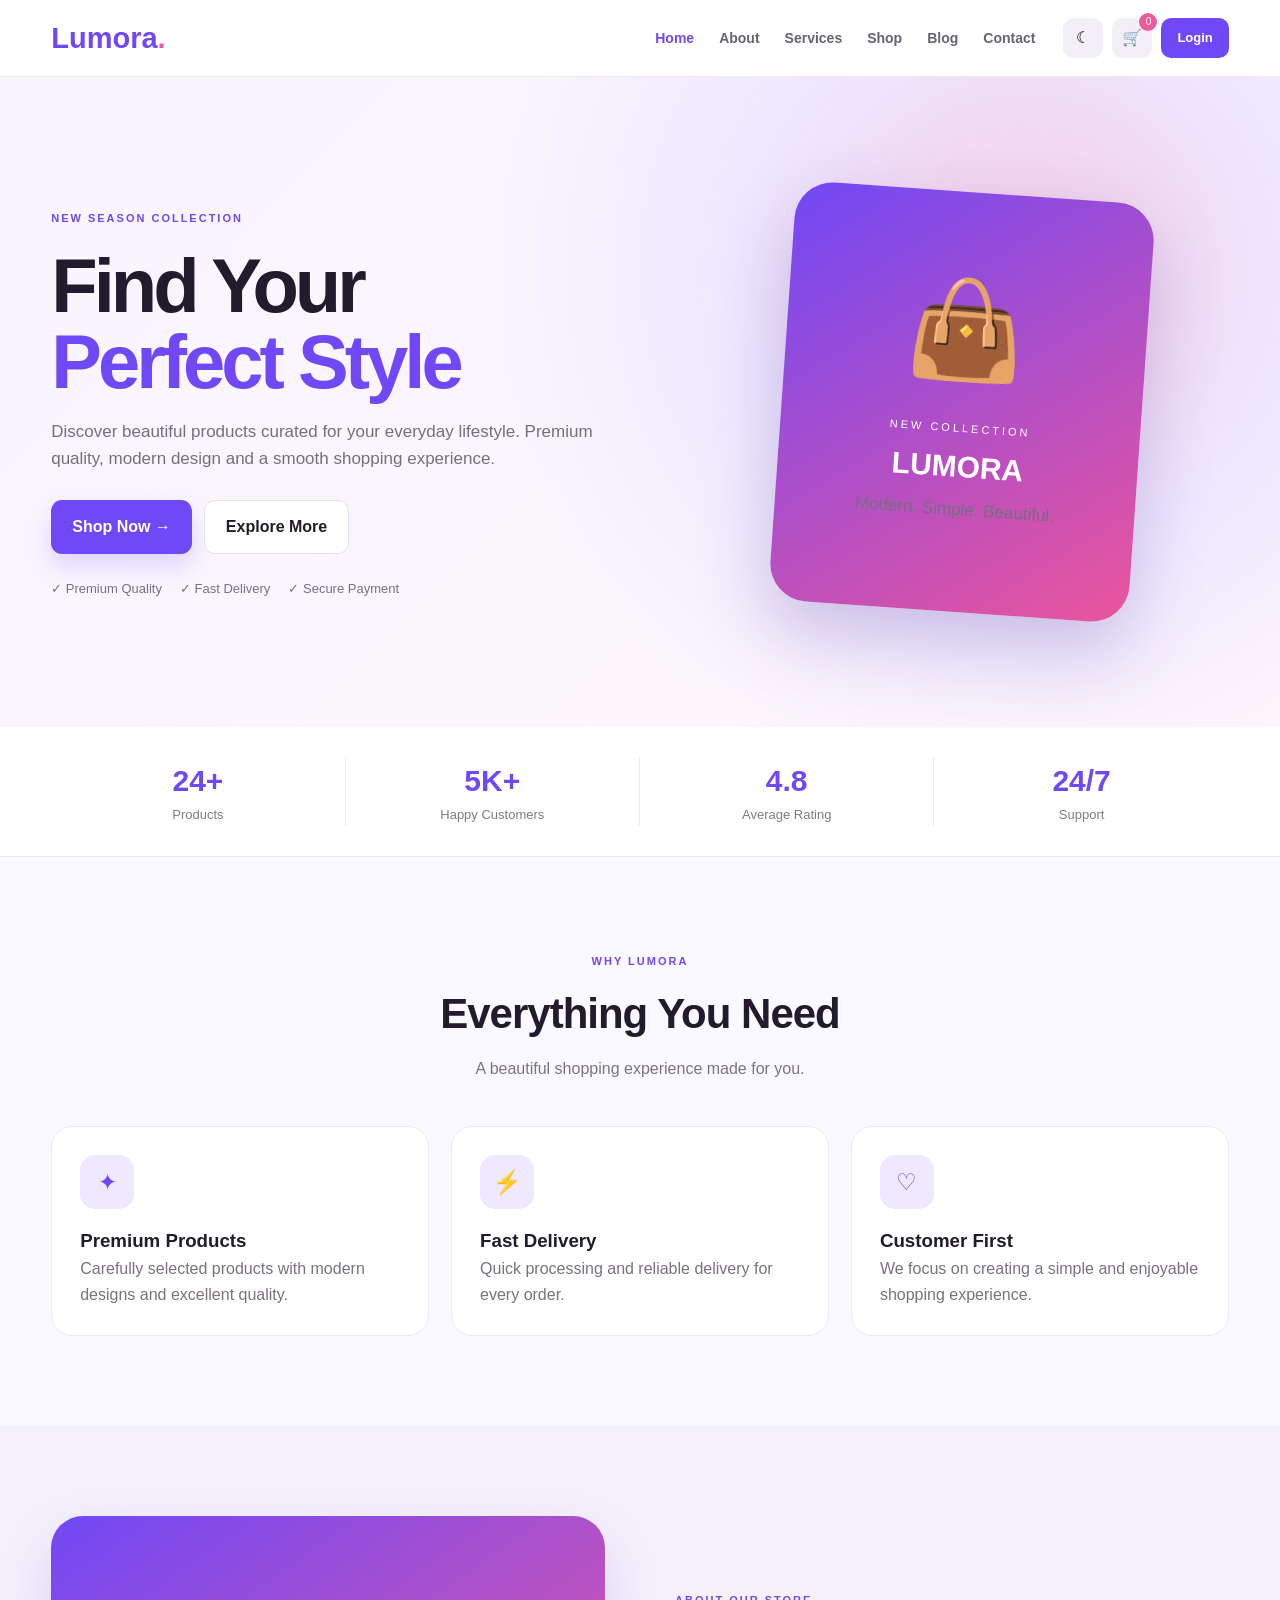
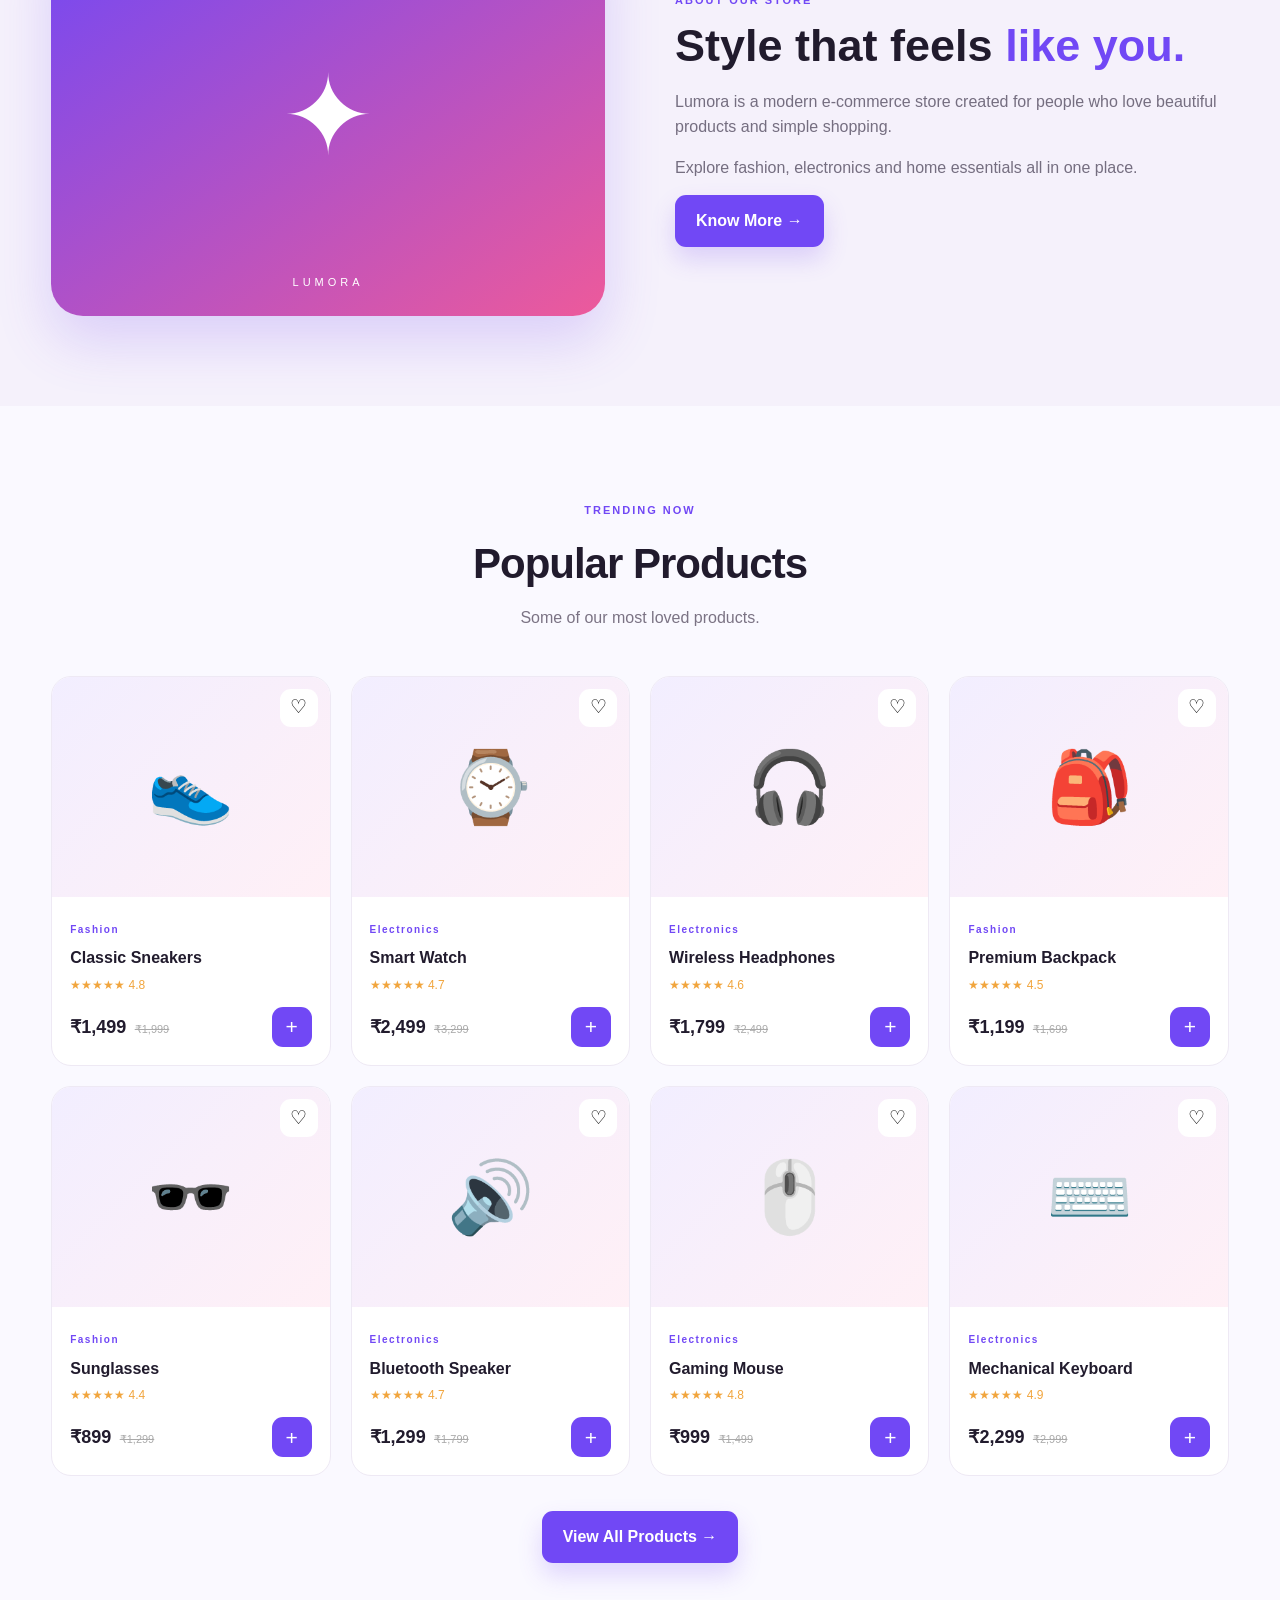
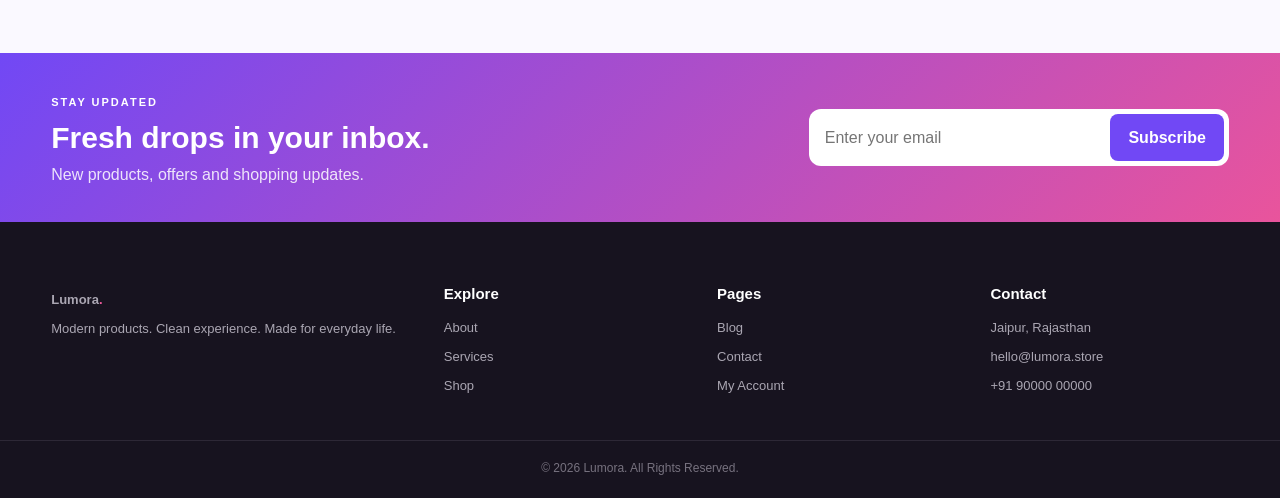
<file: interview project/index.html>
<!DOCTYPE html>
<html lang="en">
<head>
<meta charset="UTF-8">
<meta name="viewport" content="width=device-width, initial-scale=1.0">
<title>Lumora | Home</title>
<link rel="stylesheet" href="style.css">
</head>
<body>

<header class="navbar">
<div class="container nav-container">

<a href="index.html" class="logo">Lumora<span>.</span></a>

<button class="menu-btn" id="menuBtn">☰</button>

<nav id="navMenu">
<a href="index.html" class="active">Home</a>
<a href="about.html">About</a>
<a href="services.html">Services</a>
<a href="shop.html">Shop</a>
<a href="blog.html">Blog</a>
<a href="contact.html">Contact</a>
</nav>

<div class="nav-actions">
<button class="icon-btn" id="themeBtn">☾</button>
<a href="shop.html" class="cart-btn">🛒<span id="cartCount">0</span></a>
<a href="auth.html" class="login-btn" id="loginBtn">Login</a>
<button class="logout-btn hidden" id="logoutBtn">Logout</button>
</div>

</div>
</header>

<section class="hero">
<div class="container hero-grid">

<div class="hero-content">
<span class="eyebrow">NEW SEASON COLLECTION</span>

<h1>
Find Your
<span>Perfect Style</span>
</h1>

<p>
Discover beautiful products curated for your everyday
lifestyle. Premium quality, modern design and a smooth
shopping experience.
</p>

<div class="hero-buttons">
<a href="shop.html" class="btn primary-btn">Shop Now →</a>
<a href="about.html" class="btn secondary-btn">Explore More</a>
</div>

<div class="hero-points">
<span>✓ Premium Quality</span>
<span>✓ Fast Delivery</span>
<span>✓ Secure Payment</span>
</div>
</div>

<div class="hero-visual">
<div class="hero-card">
<div class="hero-bag">👜</div>
<span>NEW COLLECTION</span>
<h3>LUMORA</h3>
<p>Modern. Simple. Beautiful.</p>
</div>
</div>

</div>
</section>

<section class="stats">
<div class="container stats-grid">
<div><h2>24+</h2><p>Products</p></div>
<div><h2>5K+</h2><p>Happy Customers</p></div>
<div><h2>4.8</h2><p>Average Rating</p></div>
<div><h2>24/7</h2><p>Support</p></div>
</div>
</section>

<section class="section">
<div class="container">

<div class="section-heading">
<span>WHY LUMORA</span>
<h2>Everything You Need</h2>
<p>A beautiful shopping experience made for you.</p>
</div>

<div class="feature-grid">

<div class="feature-card">
<div class="feature-icon">✦</div>
<h3>Premium Products</h3>
<p>Carefully selected products with modern designs and excellent quality.</p>
</div>

<div class="feature-card">
<div class="feature-icon">⚡</div>
<h3>Fast Delivery</h3>
<p>Quick processing and reliable delivery for every order.</p>
</div>

<div class="feature-card">
<div class="feature-icon">♡</div>
<h3>Customer First</h3>
<p>We focus on creating a simple and enjoyable shopping experience.</p>
</div>

</div>
</div>
</section>

<section class="about-preview">
<div class="container two-column">

<div class="about-art">
<div>✦</div>
<span>LUMORA</span>
</div>

<div class="about-text">
<span class="eyebrow">ABOUT OUR STORE</span>
<h2>Style that feels <span>like you.</span></h2>

<p>
Lumora is a modern e-commerce store created for people
who love beautiful products and simple shopping.
</p>

<p>
Explore fashion, electronics and home essentials
all in one place.
</p>

<a href="about.html" class="btn primary-btn">Know More →</a>
</div>

</div>
</section>

<section class="section">
<div class="container">

<div class="section-heading">
<span>TRENDING NOW</span>
<h2>Popular Products</h2>
<p>Some of our most loved products.</p>
</div>

<div class="products-grid" id="homeProducts"></div>

<div class="center">
<a href="shop.html" class="btn primary-btn">View All Products →</a>
</div>

</div>
</section>

<section class="newsletter">
<div class="container newsletter-inner">

<div>
<span>STAY UPDATED</span>
<h2>Fresh drops in your inbox.</h2>
<p>New products, offers and shopping updates.</p>
</div>

<form id="newsletterForm">
<input type="email" placeholder="Enter your email" required>
<button type="submit">Subscribe</button>
</form>

</div>
</section>

<footer>
<div class="container footer-grid">

<div>
<a href="index.html" class="logo">Lumora<span>.</span></a>
<p>Modern products. Clean experience. Made for everyday life.</p>
</div>

<div>
<h3>Explore</h3>
<a href="about.html">About</a>
<a href="services.html">Services</a>
<a href="shop.html">Shop</a>
</div>

<div>
<h3>Pages</h3>
<a href="blog.html">Blog</a>
<a href="contact.html">Contact</a>
<a href="auth.html">My Account</a>
</div>

<div>
<h3>Contact</h3>
<p>Jaipur, Rajasthan</p>
<p>hello@lumora.store</p>
<p>+91 90000 00000</p>
</div>

</div>

<div class="copyright">
© 2026 Lumora. All Rights Reserved.
</div>
</footer>

<div id="toast" class="toast"></div>

<script src="script.js"></script>
</body>
</html>
</file>
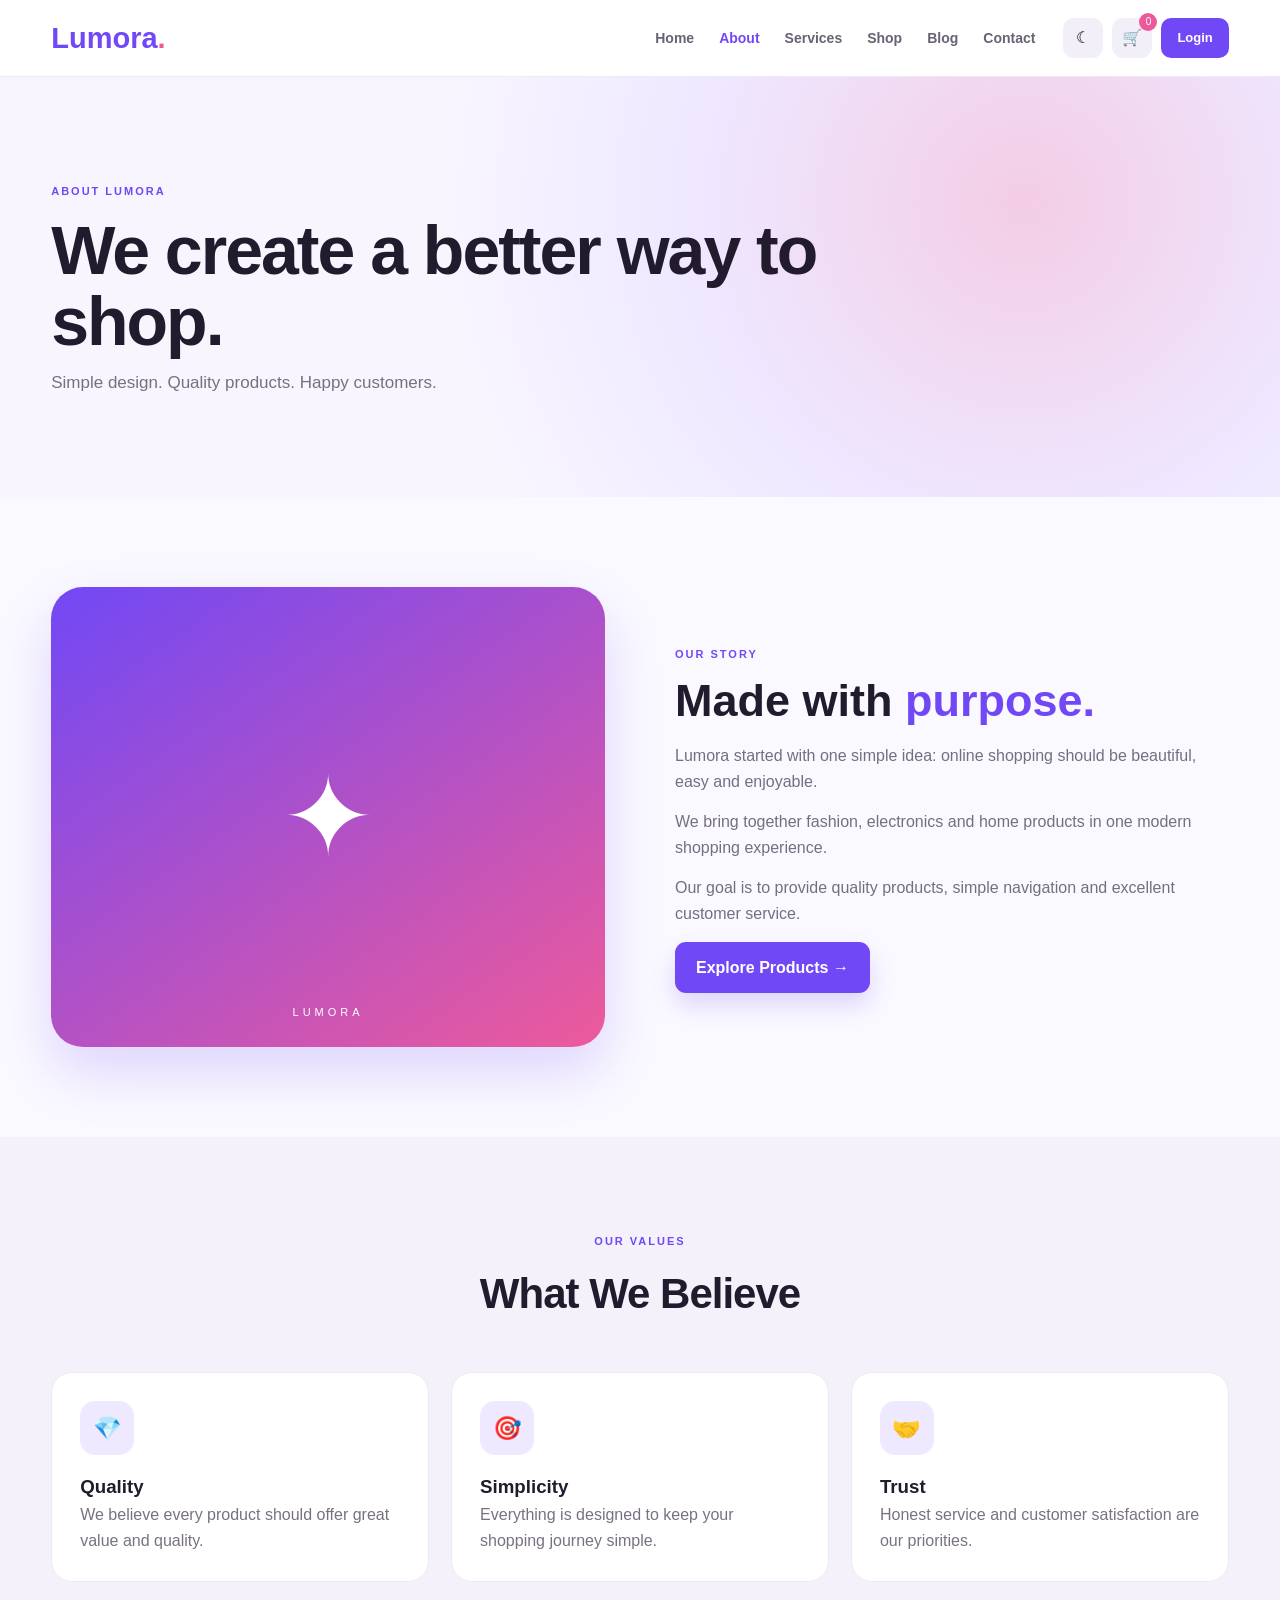
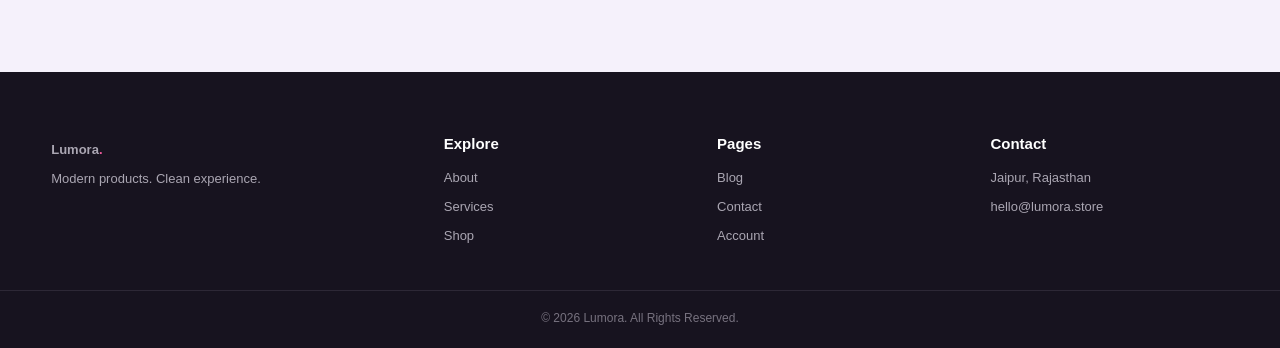
<file: interview project/about.html>
<!DOCTYPE html>
<html lang="en">
<head>
<meta charset="UTF-8">
<meta name="viewport" content="width=device-width, initial-scale=1.0">
<title>Lumora | About</title>
<link rel="stylesheet" href="style.css">
</head>
<body>

<header class="navbar">
<div class="container nav-container">

<a href="index.html" class="logo">Lumora<span>.</span></a>

<button class="menu-btn" id="menuBtn">☰</button>

<nav id="navMenu">
<a href="index.html">Home</a>
<a href="about.html" class="active">About</a>
<a href="services.html">Services</a>
<a href="shop.html">Shop</a>
<a href="blog.html">Blog</a>
<a href="contact.html">Contact</a>
</nav>

<div class="nav-actions">
<button class="icon-btn" id="themeBtn">☾</button>
<a href="shop.html" class="cart-btn">🛒<span id="cartCount">0</span></a>
<a href="auth.html" class="login-btn" id="loginBtn">Login</a>
<button class="logout-btn hidden" id="logoutBtn">Logout</button>
</div>

</div>
</header>

<section class="page-hero">
<div class="container">
<span class="eyebrow">ABOUT LUMORA</span>
<h1>We create a better way to shop.</h1>
<p>Simple design. Quality products. Happy customers.</p>
</div>
</section>

<section class="section">
<div class="container two-column">

<div class="about-art large">
<div>✦</div>
<span>LUMORA</span>
</div>

<div class="about-text">
<span class="eyebrow">OUR STORY</span>
<h2>Made with <span>purpose.</span></h2>

<p>
Lumora started with one simple idea: online shopping
should be beautiful, easy and enjoyable.
</p>

<p>
We bring together fashion, electronics and home products
in one modern shopping experience.
</p>

<p>
Our goal is to provide quality products, simple navigation
and excellent customer service.
</p>

<a href="shop.html" class="btn primary-btn">Explore Products →</a>
</div>

</div>
</section>

<section class="section soft-bg">
<div class="container">

<div class="section-heading">
<span>OUR VALUES</span>
<h2>What We Believe</h2>
</div>

<div class="feature-grid">

<div class="feature-card">
<div class="feature-icon">💎</div>
<h3>Quality</h3>
<p>We believe every product should offer great value and quality.</p>
</div>

<div class="feature-card">
<div class="feature-icon">🎯</div>
<h3>Simplicity</h3>
<p>Everything is designed to keep your shopping journey simple.</p>
</div>

<div class="feature-card">
<div class="feature-icon">🤝</div>
<h3>Trust</h3>
<p>Honest service and customer satisfaction are our priorities.</p>
</div>

</div>
</div>
</section>

<footer>
<div class="container footer-grid">
<div>
<a href="index.html" class="logo">Lumora<span>.</span></a>
<p>Modern products. Clean experience.</p>
</div>

<div>
<h3>Explore</h3>
<a href="about.html">About</a>
<a href="services.html">Services</a>
<a href="shop.html">Shop</a>
</div>

<div>
<h3>Pages</h3>
<a href="blog.html">Blog</a>
<a href="contact.html">Contact</a>
<a href="auth.html">Account</a>
</div>

<div>
<h3>Contact</h3>
<p>Jaipur, Rajasthan</p>
<p>hello@lumora.store</p>
</div>
</div>

<div class="copyright">© 2026 Lumora. All Rights Reserved.</div>
</footer>

<div id="toast" class="toast"></div>
<script src="script.js"></script>
</body>
</html>
</file>
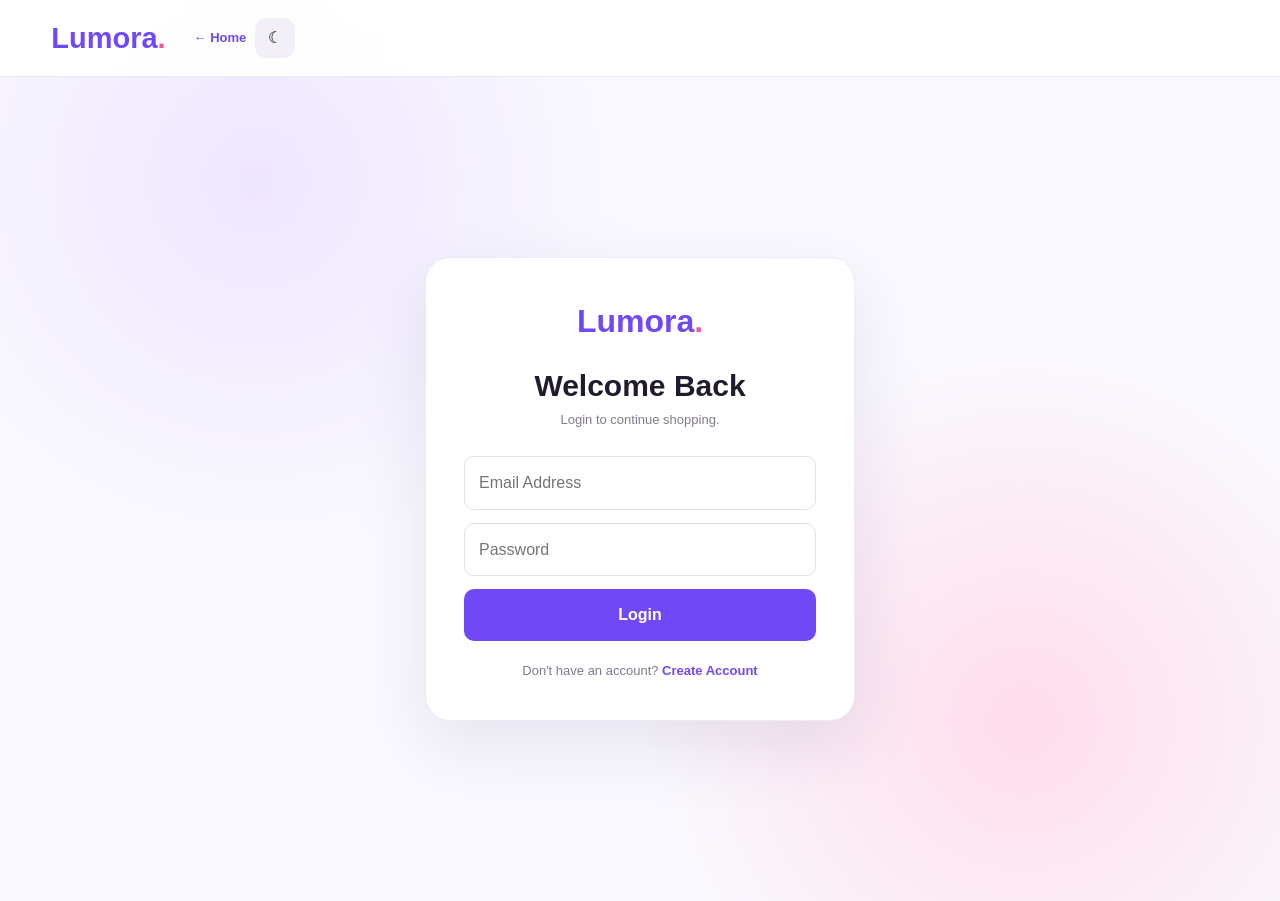
<file: interview project/auth.html>
<!DOCTYPE html>
<html lang="en">
<head>
<meta charset="UTF-8">
<meta name="viewport" content="width=device-width, initial-scale=1.0">
<title>Lumora | Login</title>
<link rel="stylesheet" href="style.css">
</head>
<body class="auth-page">

<header class="navbar">
<div class="container nav-container">

<a href="index.html" class="logo">Lumora<span>.</span></a>

<div class="nav-actions">
<a href="index.html" class="back-home">← Home</a>
<button class="icon-btn" id="themeBtn">☾</button>
</div>

</div>
</header>

<main class="auth-container">

<div class="auth-card">

<div class="auth-logo">
Lumora<span>.</span>
</div>

<h1 id="authTitle">Welcome Back</h1>

<p id="authSubtitle">
Login to continue shopping.
</p>

<form id="loginForm">

<input
type="email"
id="loginEmail"
placeholder="Email Address"
required
>

<input
type="password"
id="loginPassword"
placeholder="Password"
required
>

<button type="submit" class="auth-btn">
Login
</button>

</form>

<form id="registerForm" class="hidden">

<input
type="text"
id="registerName"
placeholder="Full Name"
required
>

<input
type="email"
id="registerEmail"
placeholder="Email Address"
required
>

<input
type="password"
id="registerPassword"
placeholder="Create Password"
required
>

<input
type="password"
id="confirmPassword"
placeholder="Confirm Password"
required
>

<button type="submit" class="auth-btn">
Create Account
</button>

</form>

<p class="auth-switch">

<span id="switchText">
Don't have an account?
</span>

<button id="switchAuth">
Create Account
</button>

</p>

</div>

</main>

<div id="toast" class="toast"></div>

<script src="script.js"></script>
</body>
</html>
</file>
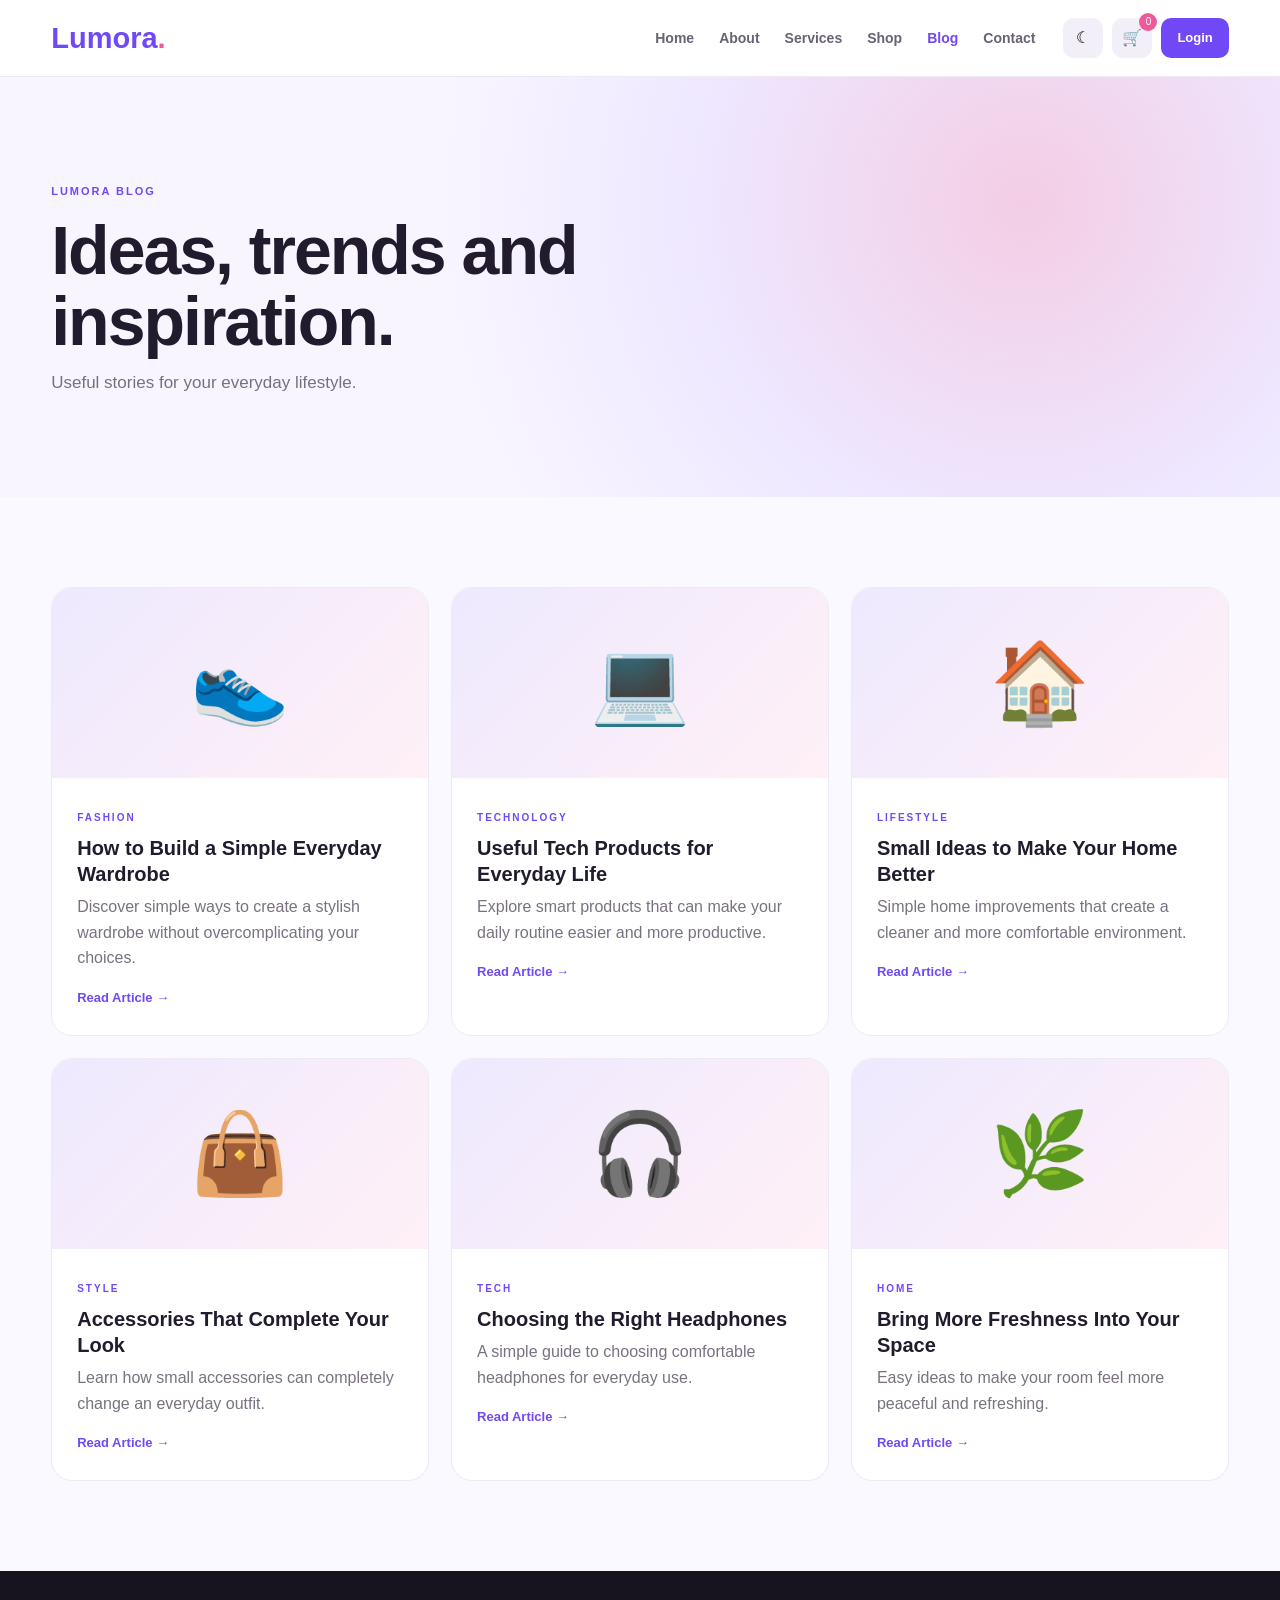
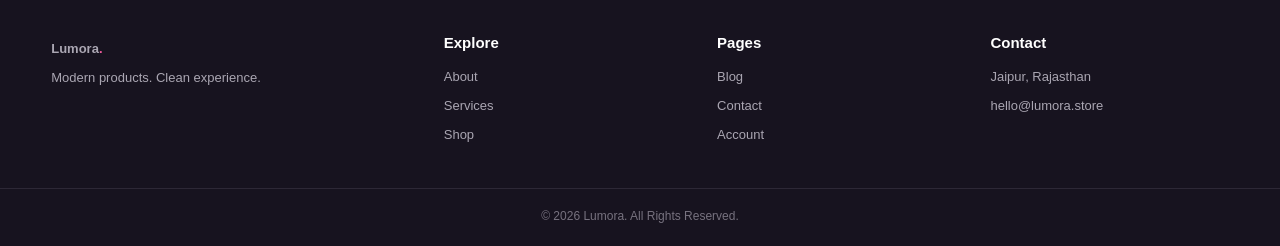
<file: interview project/blog.html>
<!DOCTYPE html>
<html lang="en">
<head>
<meta charset="UTF-8">
<meta name="viewport" content="width=device-width, initial-scale=1.0">
<title>Lumora | Blog</title>
<link rel="stylesheet" href="style.css">
</head>
<body>

<header class="navbar">
<div class="container nav-container">

<a href="index.html" class="logo">Lumora<span>.</span></a>

<button class="menu-btn" id="menuBtn">☰</button>

<nav id="navMenu">
<a href="index.html">Home</a>
<a href="about.html">About</a>
<a href="services.html">Services</a>
<a href="shop.html">Shop</a>
<a href="blog.html" class="active">Blog</a>
<a href="contact.html">Contact</a>
</nav>

<div class="nav-actions">
<button class="icon-btn" id="themeBtn">☾</button>
<a href="shop.html" class="cart-btn">🛒<span id="cartCount">0</span></a>
<a href="auth.html" class="login-btn" id="loginBtn">Login</a>
<button class="logout-btn hidden" id="logoutBtn">Logout</button>
</div>

</div>
</header>

<section class="page-hero">
<div class="container">
<span class="eyebrow">LUMORA BLOG</span>
<h1>Ideas, trends and inspiration.</h1>
<p>Useful stories for your everyday lifestyle.</p>
</div>
</section>

<section class="section">
<div class="container">

<div class="blog-grid">

<article class="blog-card">
<div class="blog-image">👟</div>
<div class="blog-content">
<span>FASHION</span>
<h2>How to Build a Simple Everyday Wardrobe</h2>
<p>Discover simple ways to create a stylish wardrobe without overcomplicating your choices.</p>
<a href="#">Read Article →</a>
</div>
</article>

<article class="blog-card">
<div class="blog-image">💻</div>
<div class="blog-content">
<span>TECHNOLOGY</span>
<h2>Useful Tech Products for Everyday Life</h2>
<p>Explore smart products that can make your daily routine easier and more productive.</p>
<a href="#">Read Article →</a>
</div>
</article>

<article class="blog-card">
<div class="blog-image">🏠</div>
<div class="blog-content">
<span>LIFESTYLE</span>
<h2>Small Ideas to Make Your Home Better</h2>
<p>Simple home improvements that create a cleaner and more comfortable environment.</p>
<a href="#">Read Article →</a>
</div>
</article>

<article class="blog-card">
<div class="blog-image">👜</div>
<div class="blog-content">
<span>STYLE</span>
<h2>Accessories That Complete Your Look</h2>
<p>Learn how small accessories can completely change an everyday outfit.</p>
<a href="#">Read Article →</a>
</div>
</article>

<article class="blog-card">
<div class="blog-image">🎧</div>
<div class="blog-content">
<span>TECH</span>
<h2>Choosing the Right Headphones</h2>
<p>A simple guide to choosing comfortable headphones for everyday use.</p>
<a href="#">Read Article →</a>
</div>
</article>

<article class="blog-card">
<div class="blog-image">🌿</div>
<div class="blog-content">
<span>HOME</span>
<h2>Bring More Freshness Into Your Space</h2>
<p>Easy ideas to make your room feel more peaceful and refreshing.</p>
<a href="#">Read Article →</a>
</div>
</article>

</div>
</div>
</section>

<footer>
<div class="container footer-grid">
<div>
<a href="index.html" class="logo">Lumora<span>.</span></a>
<p>Modern products. Clean experience.</p>
</div>
<div>
<h3>Explore</h3>
<a href="about.html">About</a>
<a href="services.html">Services</a>
<a href="shop.html">Shop</a>
</div>
<div>
<h3>Pages</h3>
<a href="blog.html">Blog</a>
<a href="contact.html">Contact</a>
<a href="auth.html">Account</a>
</div>
<div>
<h3>Contact</h3>
<p>Jaipur, Rajasthan</p>
<p>hello@lumora.store</p>
</div>
</div>
<div class="copyright">© 2026 Lumora. All Rights Reserved.</div>
</footer>

<div id="toast" class="toast"></div>
<script src="script.js"></script>
</body>
</html>
</file>
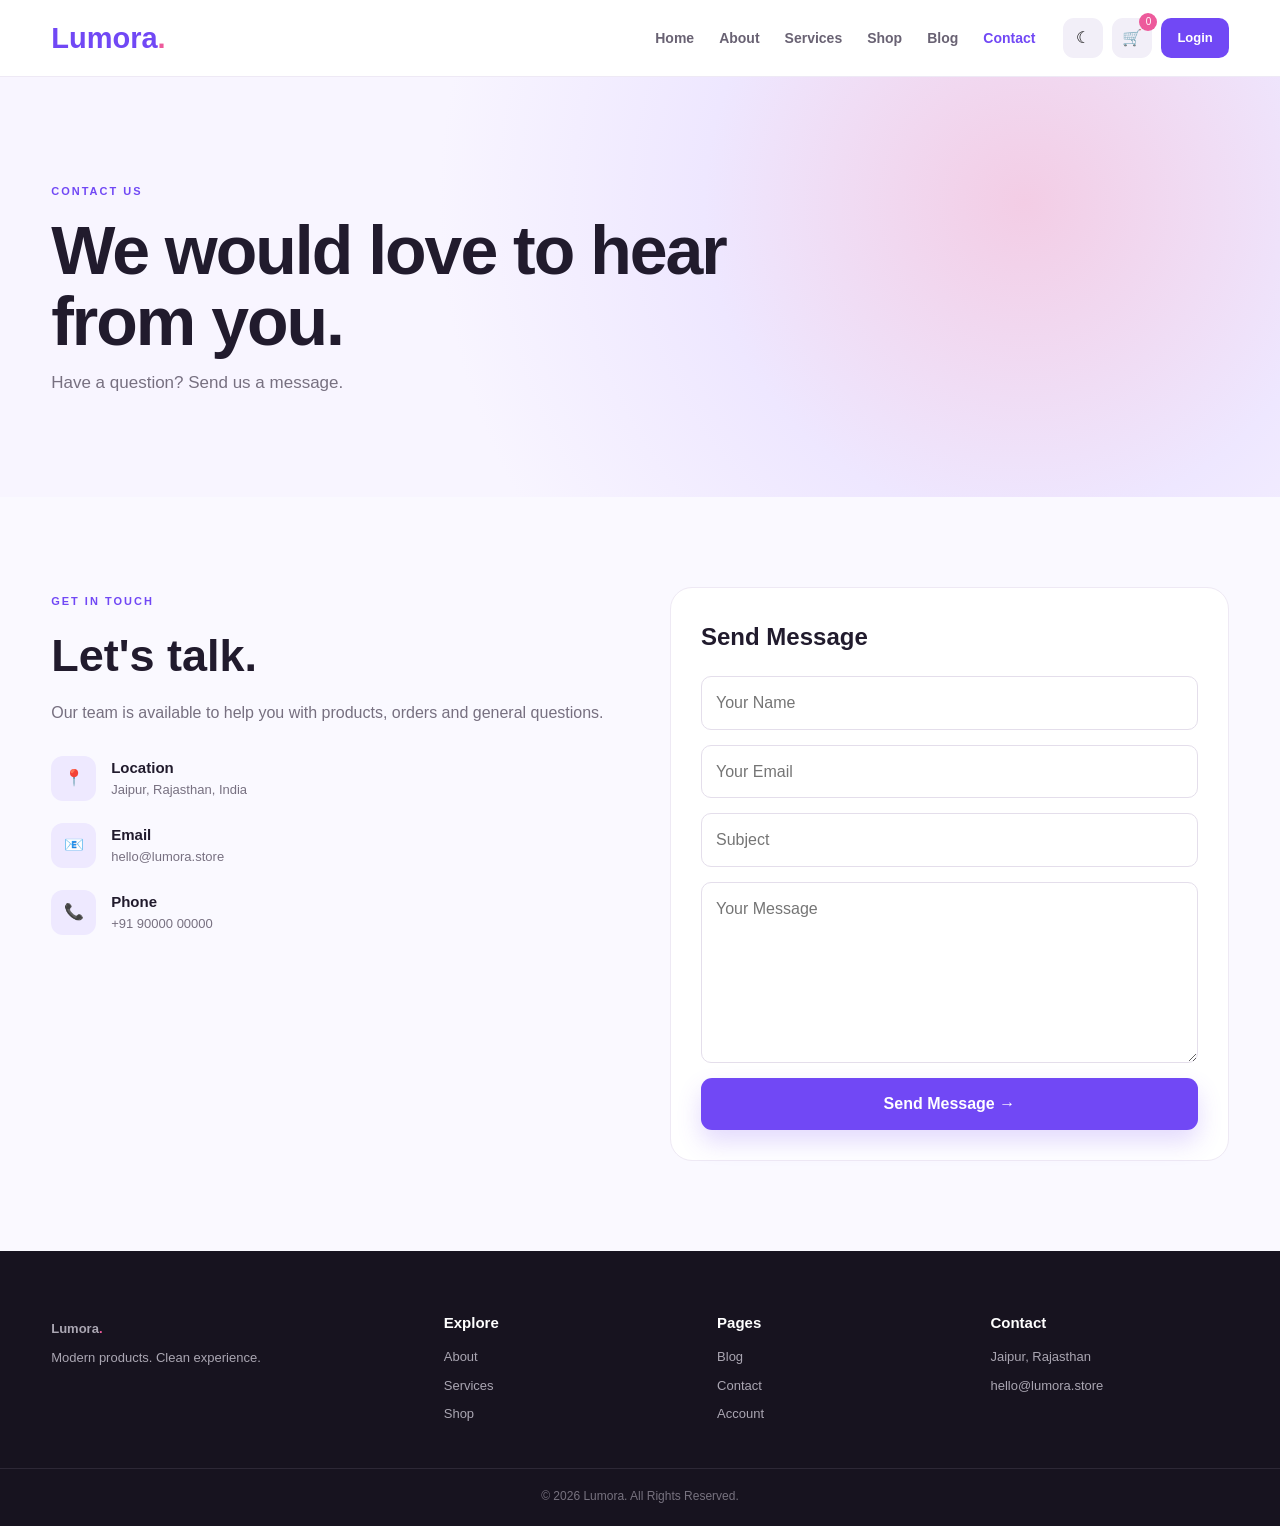
<file: interview project/contact.html>
<!DOCTYPE html>
<html lang="en">
<head>
<meta charset="UTF-8">
<meta name="viewport" content="width=device-width, initial-scale=1.0">
<title>Lumora | Contact</title>
<link rel="stylesheet" href="style.css">
</head>
<body>

<header class="navbar">
<div class="container nav-container">

<a href="index.html" class="logo">Lumora<span>.</span></a>

<button class="menu-btn" id="menuBtn">☰</button>

<nav id="navMenu">
<a href="index.html">Home</a>
<a href="about.html">About</a>
<a href="services.html">Services</a>
<a href="shop.html">Shop</a>
<a href="blog.html">Blog</a>
<a href="contact.html" class="active">Contact</a>
</nav>

<div class="nav-actions">
<button class="icon-btn" id="themeBtn">☾</button>
<a href="shop.html" class="cart-btn">🛒<span id="cartCount">0</span></a>
<a href="auth.html" class="login-btn" id="loginBtn">Login</a>
<button class="logout-btn hidden" id="logoutBtn">Logout</button>
</div>

</div>
</header>

<section class="page-hero">
<div class="container">
<span class="eyebrow">CONTACT US</span>
<h1>We would love to hear from you.</h1>
<p>Have a question? Send us a message.</p>
</div>
</section>

<section class="section">
<div class="container contact-grid">

<div class="contact-info">

<span class="eyebrow">GET IN TOUCH</span>
<h2>Let's talk.</h2>

<p>
Our team is available to help you with products,
orders and general questions.
</p>

<div class="contact-item">
<div>📍</div>
<div>
<h3>Location</h3>
<p>Jaipur, Rajasthan, India</p>
</div>
</div>

<div class="contact-item">
<div>📧</div>
<div>
<h3>Email</h3>
<p>hello@lumora.store</p>
</div>
</div>

<div class="contact-item">
<div>📞</div>
<div>
<h3>Phone</h3>
<p>+91 90000 00000</p>
</div>
</div>

</div>

<form class="contact-form" id="contactForm">

<h2>Send Message</h2>

<input type="text" placeholder="Your Name" required>

<input type="email" placeholder="Your Email" required>

<input type="text" placeholder="Subject" required>

<textarea rows="6" placeholder="Your Message" required></textarea>

<button type="submit" class="btn primary-btn">
Send Message →
</button>

</form>

</div>
</section>

<footer>
<div class="container footer-grid">
<div>
<a href="index.html" class="logo">Lumora<span>.</span></a>
<p>Modern products. Clean experience.</p>
</div>
<div>
<h3>Explore</h3>
<a href="about.html">About</a>
<a href="services.html">Services</a>
<a href="shop.html">Shop</a>
</div>
<div>
<h3>Pages</h3>
<a href="blog.html">Blog</a>
<a href="contact.html">Contact</a>
<a href="auth.html">Account</a>
</div>
<div>
<h3>Contact</h3>
<p>Jaipur, Rajasthan</p>
<p>hello@lumora.store</p>
</div>
</div>
<div class="copyright">© 2026 Lumora. All Rights Reserved.</div>
</footer>

<div id="toast" class="toast"></div>
<script src="script.js"></script>
</body>
</html>
</file>
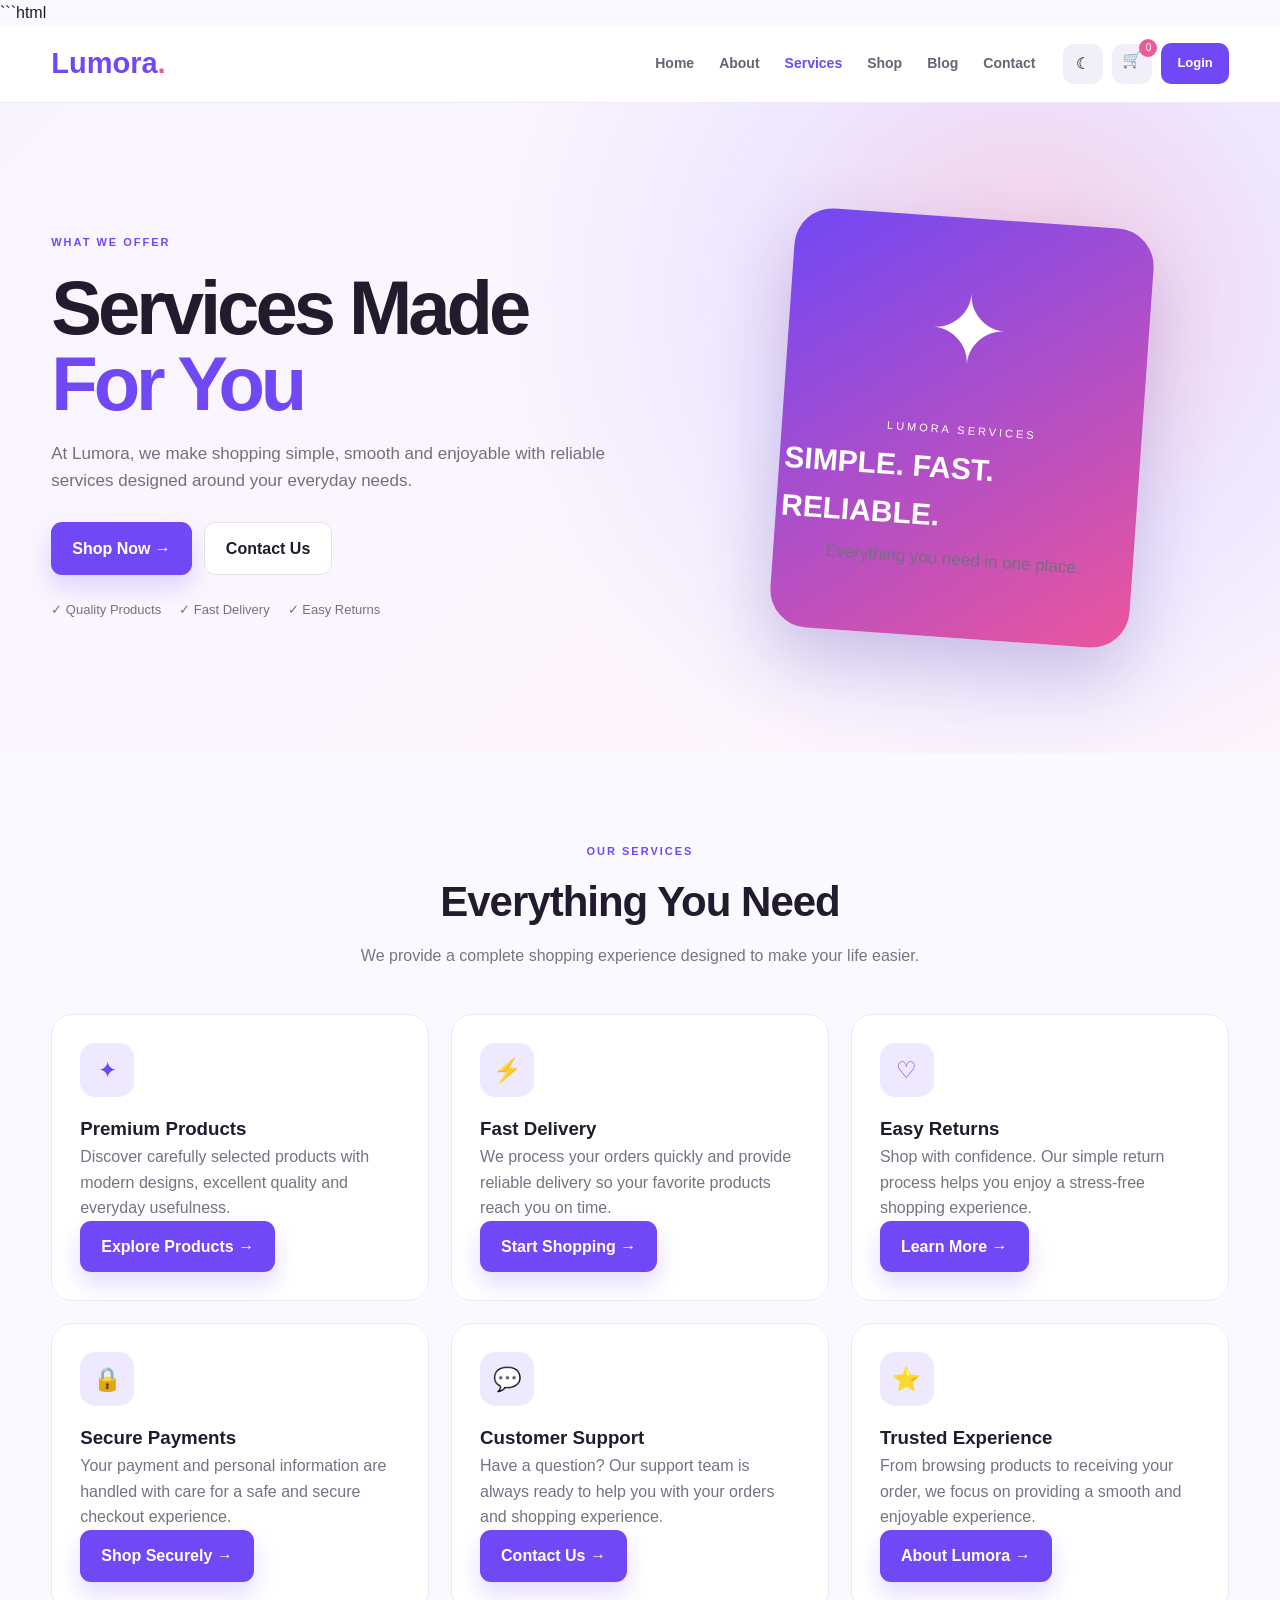
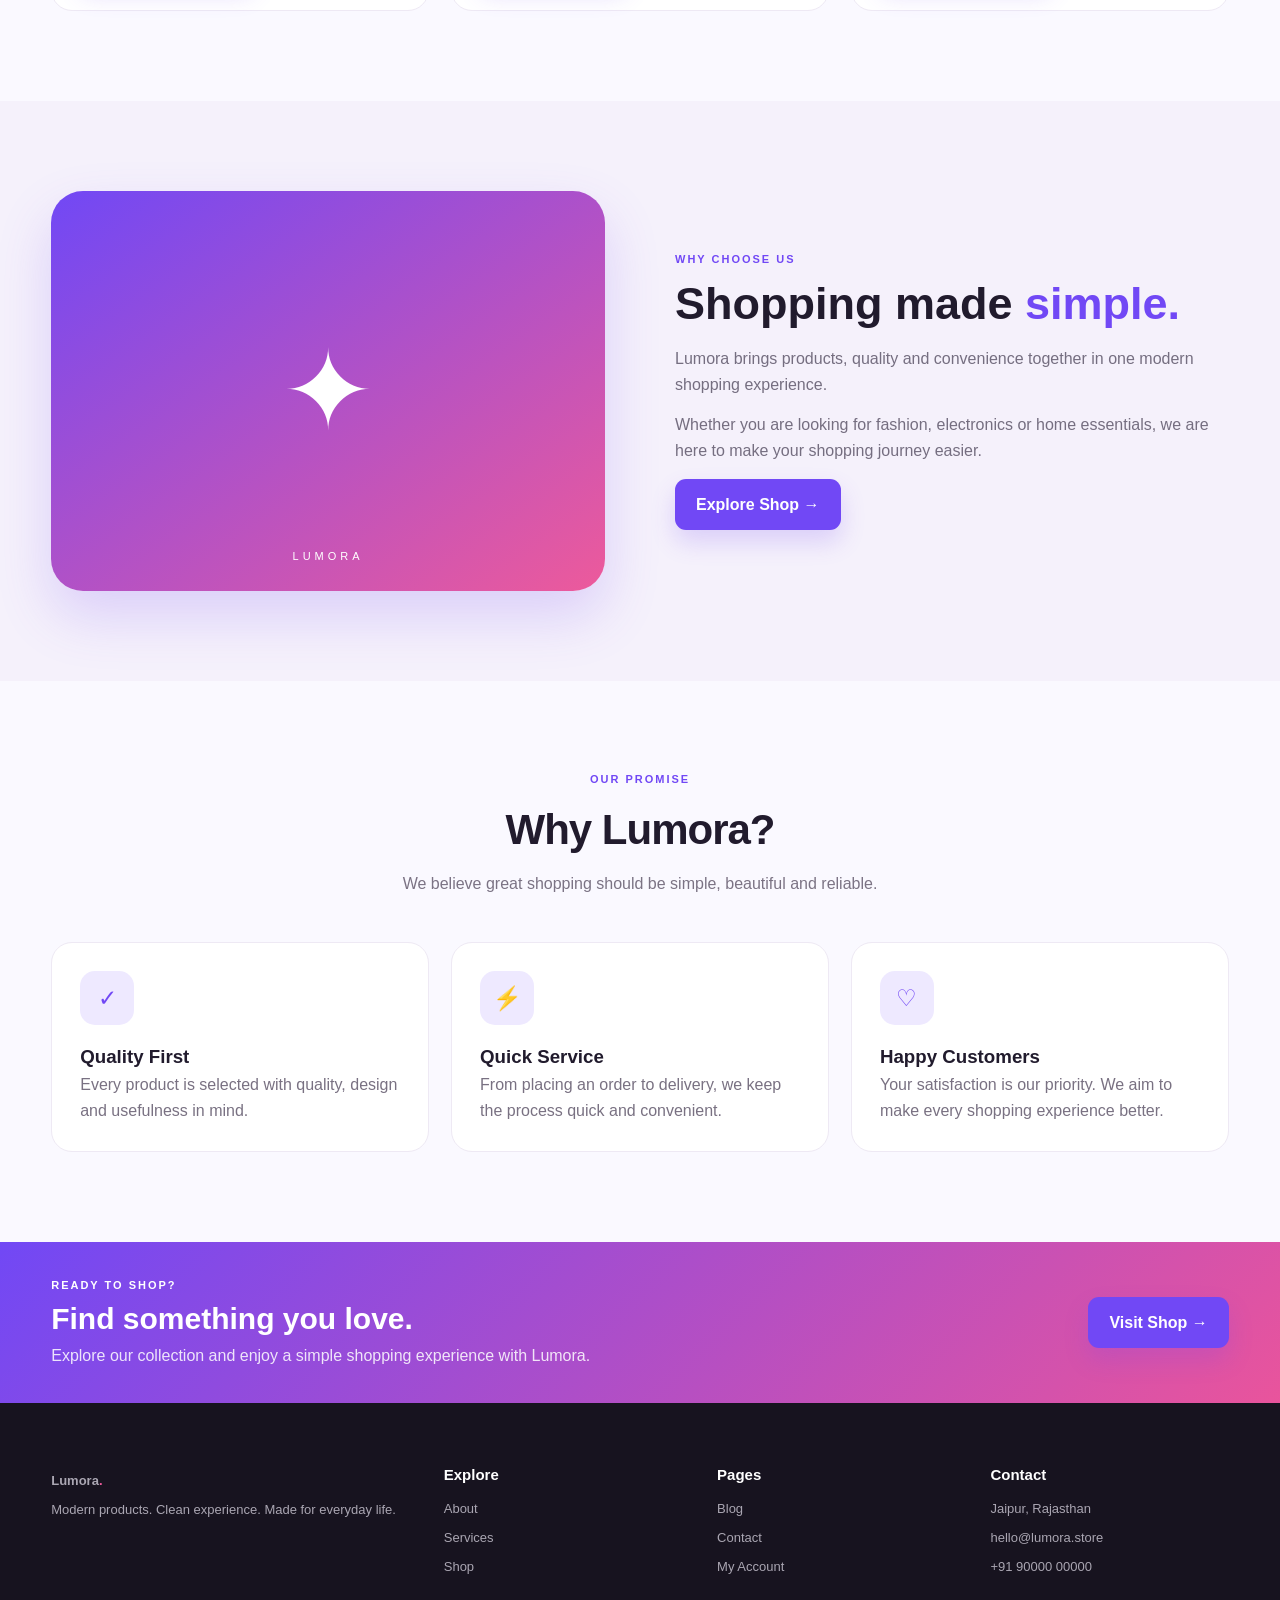
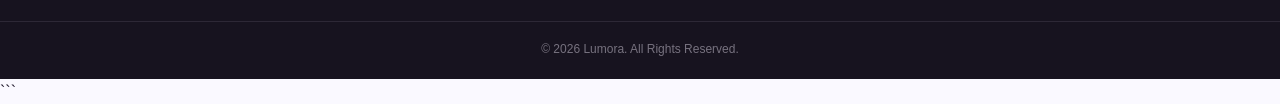
<file: interview project/services.html>
```html
<!DOCTYPE html>
<html lang="en">
<head>
<meta charset="UTF-8">
<meta name="viewport" content="width=device-width, initial-scale=1.0">

<title>Lumora | Services</title>

<link rel="stylesheet" href="style.css">
</head>

<body>

<!-- ================= NAVBAR ================= -->

<header class="navbar">
    <div class="container nav-container">

        <a href="index.html" class="logo">
            Lumora<span>.</span>
        </a>

        <button class="menu-btn" id="menuBtn">☰</button>

        <nav id="navMenu">
            <a href="index.html">Home</a>
            <a href="about.html">About</a>
            <a href="services.html" class="active">Services</a>
            <a href="shop.html">Shop</a>
            <a href="blog.html">Blog</a>
            <a href="contact.html">Contact</a>
        </nav>

        <div class="nav-actions">

            <button class="icon-btn" id="themeBtn">☾</button>

            <a href="shop.html" class="cart-btn">
                🛒<span id="cartCount">0</span>
            </a>

            <a href="auth.html" class="login-btn" id="loginBtn">
                Login
            </a>

            <button class="logout-btn hidden" id="logoutBtn">
                Logout
            </button>

        </div>

    </div>
</header>


<!-- ================= PAGE HERO ================= -->

<section class="hero">
    <div class="container hero-grid">

        <div class="hero-content">

            <span class="eyebrow">
                WHAT WE OFFER
            </span>

            <h1>
                Services Made
                <span>For You</span>
            </h1>

            <p>
                At Lumora, we make shopping simple, smooth and
                enjoyable with reliable services designed around
                your everyday needs.
            </p>

            <div class="hero-buttons">

                <a href="shop.html" class="btn primary-btn">
                    Shop Now →
                </a>

                <a href="contact.html" class="btn secondary-btn">
                    Contact Us
                </a>

            </div>

            <div class="hero-points">

                <span>✓ Quality Products</span>
                <span>✓ Fast Delivery</span>
                <span>✓ Easy Returns</span>

            </div>

        </div>


        <div class="hero-visual">

            <div class="hero-card">

                <div class="hero-bag">✦</div>

                <span>
                    LUMORA SERVICES
                </span>

                <h3>
                    SIMPLE. FAST. RELIABLE.
                </h3>

                <p>
                    Everything you need in one place.
                </p>

            </div>

        </div>

    </div>
</section>


<!-- ================= SERVICES ================= -->

<section class="section">

    <div class="container">

        <div class="section-heading">

            <span>
                OUR SERVICES
            </span>

            <h2>
                Everything You Need
            </h2>

            <p>
                We provide a complete shopping experience
                designed to make your life easier.
            </p>

        </div>


        <div class="feature-grid">


            <!-- Service 1 -->

            <div class="feature-card">

                <div class="feature-icon">
                    ✦
                </div>

                <h3>
                    Premium Products
                </h3>

                <p>
                    Discover carefully selected products with
                    modern designs, excellent quality and
                    everyday usefulness.
                </p>

                <a href="shop.html" class="btn primary-btn">
                    Explore Products →
                </a>

            </div>


            <!-- Service 2 -->

            <div class="feature-card">

                <div class="feature-icon">
                    ⚡
                </div>

                <h3>
                    Fast Delivery
                </h3>

                <p>
                    We process your orders quickly and provide
                    reliable delivery so your favorite products
                    reach you on time.
                </p>

                <a href="shop.html" class="btn primary-btn">
                    Start Shopping →
                </a>

            </div>


            <!-- Service 3 -->

            <div class="feature-card">

                <div class="feature-icon">
                    ♡
                </div>

                <h3>
                    Easy Returns
                </h3>

                <p>
                    Shop with confidence. Our simple return
                    process helps you enjoy a stress-free
                    shopping experience.
                </p>

                <a href="contact.html" class="btn primary-btn">
                    Learn More →
                </a>

            </div>


            <!-- Service 4 -->

            <div class="feature-card">

                <div class="feature-icon">
                    🔒
                </div>

                <h3>
                    Secure Payments
                </h3>

                <p>
                    Your payment and personal information are
                    handled with care for a safe and secure
                    checkout experience.
                </p>

                <a href="shop.html" class="btn primary-btn">
                    Shop Securely →
                </a>

            </div>


            <!-- Service 5 -->

            <div class="feature-card">

                <div class="feature-icon">
                    💬
                </div>

                <h3>
                    Customer Support
                </h3>

                <p>
                    Have a question? Our support team is always
                    ready to help you with your orders and
                    shopping experience.
                </p>

                <a href="contact.html" class="btn primary-btn">
                    Contact Us →
                </a>

            </div>


            <!-- Service 6 -->

            <div class="feature-card">

                <div class="feature-icon">
                    ⭐
                </div>

                <h3>
                    Trusted Experience
                </h3>

                <p>
                    From browsing products to receiving your
                    order, we focus on providing a smooth and
                    enjoyable experience.
                </p>

                <a href="about.html" class="btn primary-btn">
                    About Lumora →
                </a>

            </div>

        </div>

    </div>

</section>


<!-- ================= WHY CHOOSE US ================= -->

<section class="about-preview">

    <div class="container two-column">


        <div class="about-art">

            <div>
                ✦
            </div>

            <span>
                LUMORA
            </span>

        </div>


        <div class="about-text">

            <span class="eyebrow">
                WHY CHOOSE US
            </span>

            <h2>
                Shopping made
                <span>simple.</span>
            </h2>

            <p>
                Lumora brings products, quality and convenience
                together in one modern shopping experience.
            </p>

            <p>
                Whether you are looking for fashion, electronics
                or home essentials, we are here to make your
                shopping journey easier.
            </p>

            <a href="shop.html" class="btn primary-btn">
                Explore Shop →
            </a>

        </div>

    </div>

</section>


<!-- ================= SERVICE BENEFITS ================= -->

<section class="section">

    <div class="container">

        <div class="section-heading">

            <span>
                OUR PROMISE
            </span>

            <h2>
                Why Lumora?
            </h2>

            <p>
                We believe great shopping should be simple,
                beautiful and reliable.
            </p>

        </div>


        <div class="feature-grid">


            <div class="feature-card">

                <div class="feature-icon">
                    ✓
                </div>

                <h3>
                    Quality First
                </h3>

                <p>
                    Every product is selected with quality,
                    design and usefulness in mind.
                </p>

            </div>


            <div class="feature-card">

                <div class="feature-icon">
                    ⚡
                </div>

                <h3>
                    Quick Service
                </h3>

                <p>
                    From placing an order to delivery, we keep
                    the process quick and convenient.
                </p>

            </div>


            <div class="feature-card">

                <div class="feature-icon">
                    ♡
                </div>

                <h3>
                    Happy Customers
                </h3>

                <p>
                    Your satisfaction is our priority. We aim to
                    make every shopping experience better.
                </p>

            </div>

        </div>

    </div>

</section>


<!-- ================= CALL TO ACTION ================= -->

<section class="newsletter">

    <div class="container newsletter-inner">

        <div>

            <span>
                READY TO SHOP?
            </span>

            <h2>
                Find something you love.
            </h2>

            <p>
                Explore our collection and enjoy a simple
                shopping experience with Lumora.
            </p>

        </div>

        <a href="shop.html" class="btn primary-btn">
            Visit Shop →
        </a>

    </div>

</section>


<!-- ================= FOOTER ================= -->

<footer>

    <div class="container footer-grid">


        <div>

            <a href="index.html" class="logo">
                Lumora<span>.</span>
            </a>

            <p>
                Modern products. Clean experience.
                Made for everyday life.
            </p>

        </div>


        <div>

            <h3>
                Explore
            </h3>

            <a href="about.html">
                About
            </a>

            <a href="services.html">
                Services
            </a>

            <a href="shop.html">
                Shop
            </a>

        </div>


        <div>

            <h3>
                Pages
            </h3>

            <a href="blog.html">
                Blog
            </a>

            <a href="contact.html">
                Contact
            </a>

            <a href="auth.html">
                My Account
            </a>

        </div>


        <div>

            <h3>
                Contact
            </h3>

            <p>
                Jaipur, Rajasthan
            </p>

            <p>
                hello@lumora.store
            </p>

            <p>
                +91 90000 00000
            </p>

        </div>

    </div>


    <div class="copyright">

        © 2026 Lumora. All Rights Reserved.

    </div>

</footer>


<!-- ================= TOAST ================= -->

<div id="toast" class="toast"></div>


<!-- ================= JAVASCRIPT ================= -->

<script src="script.js"></script>

</body>
</html>
```
</file>
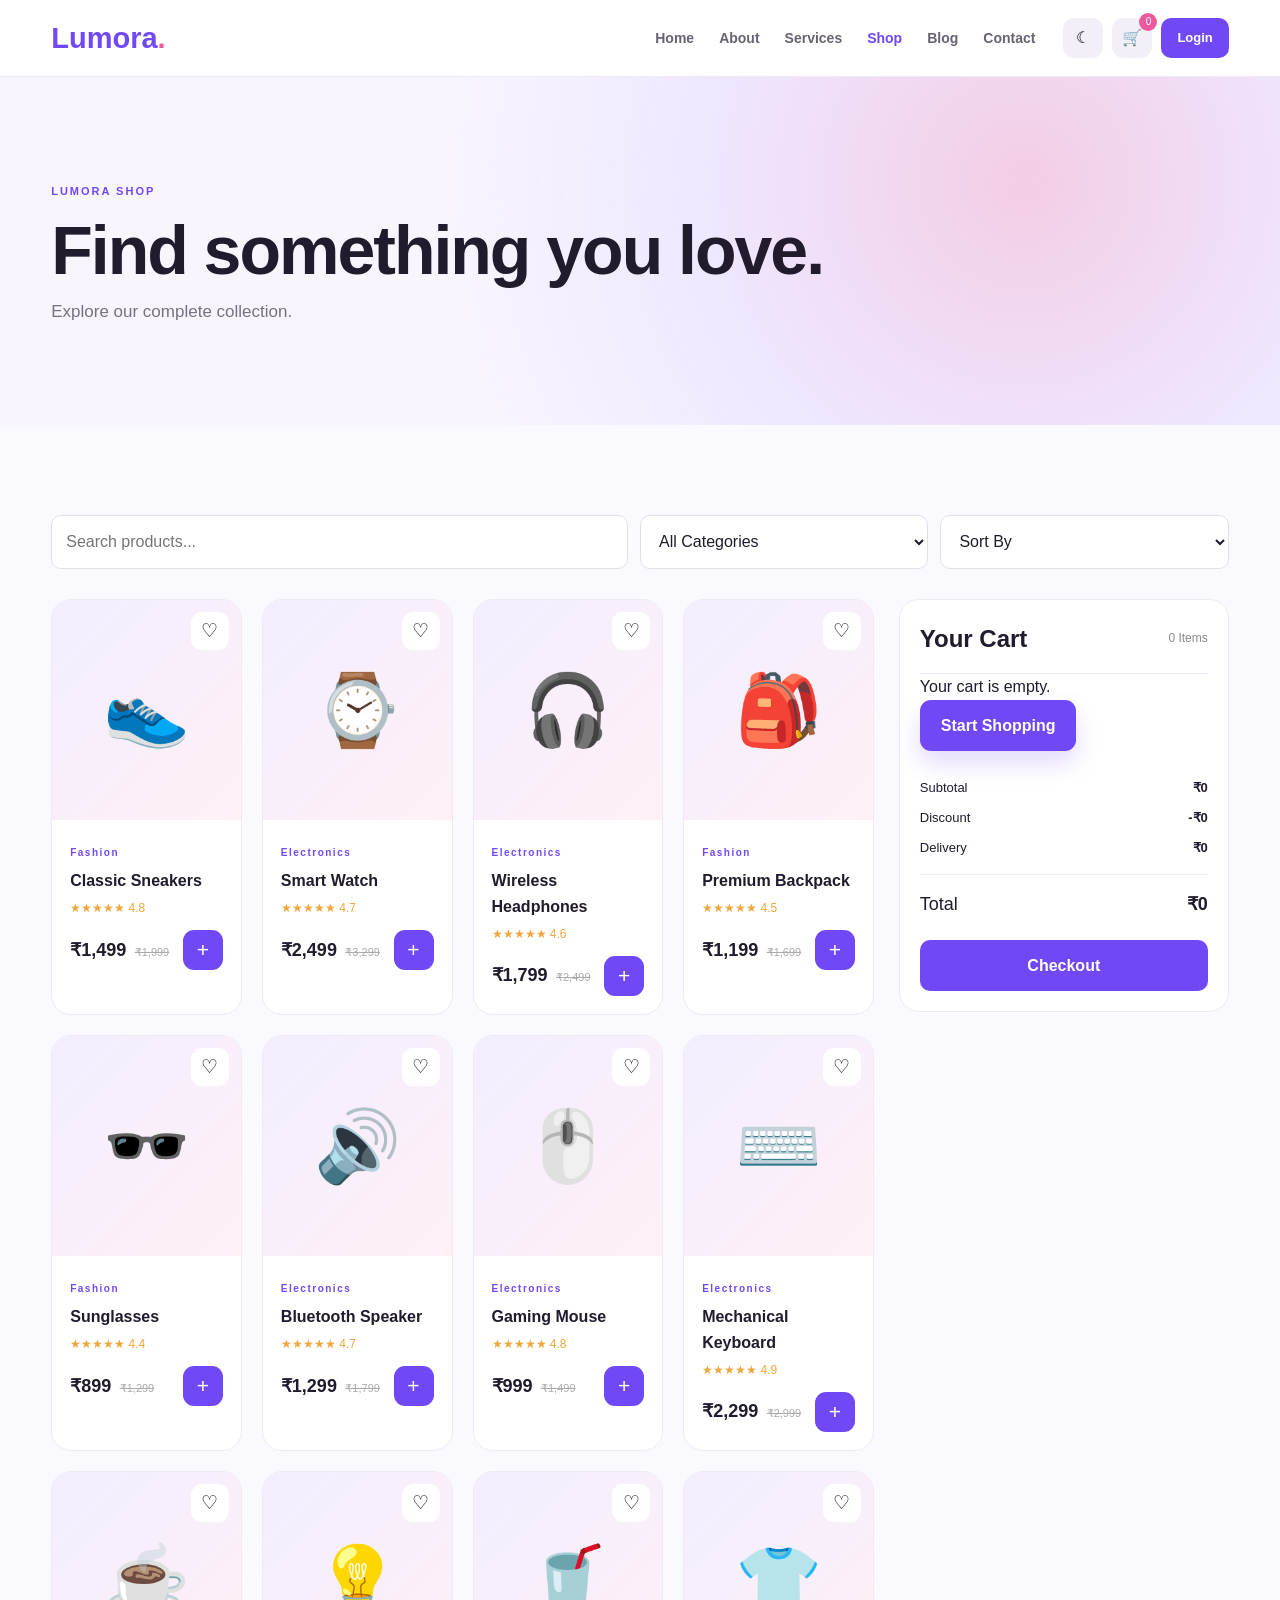
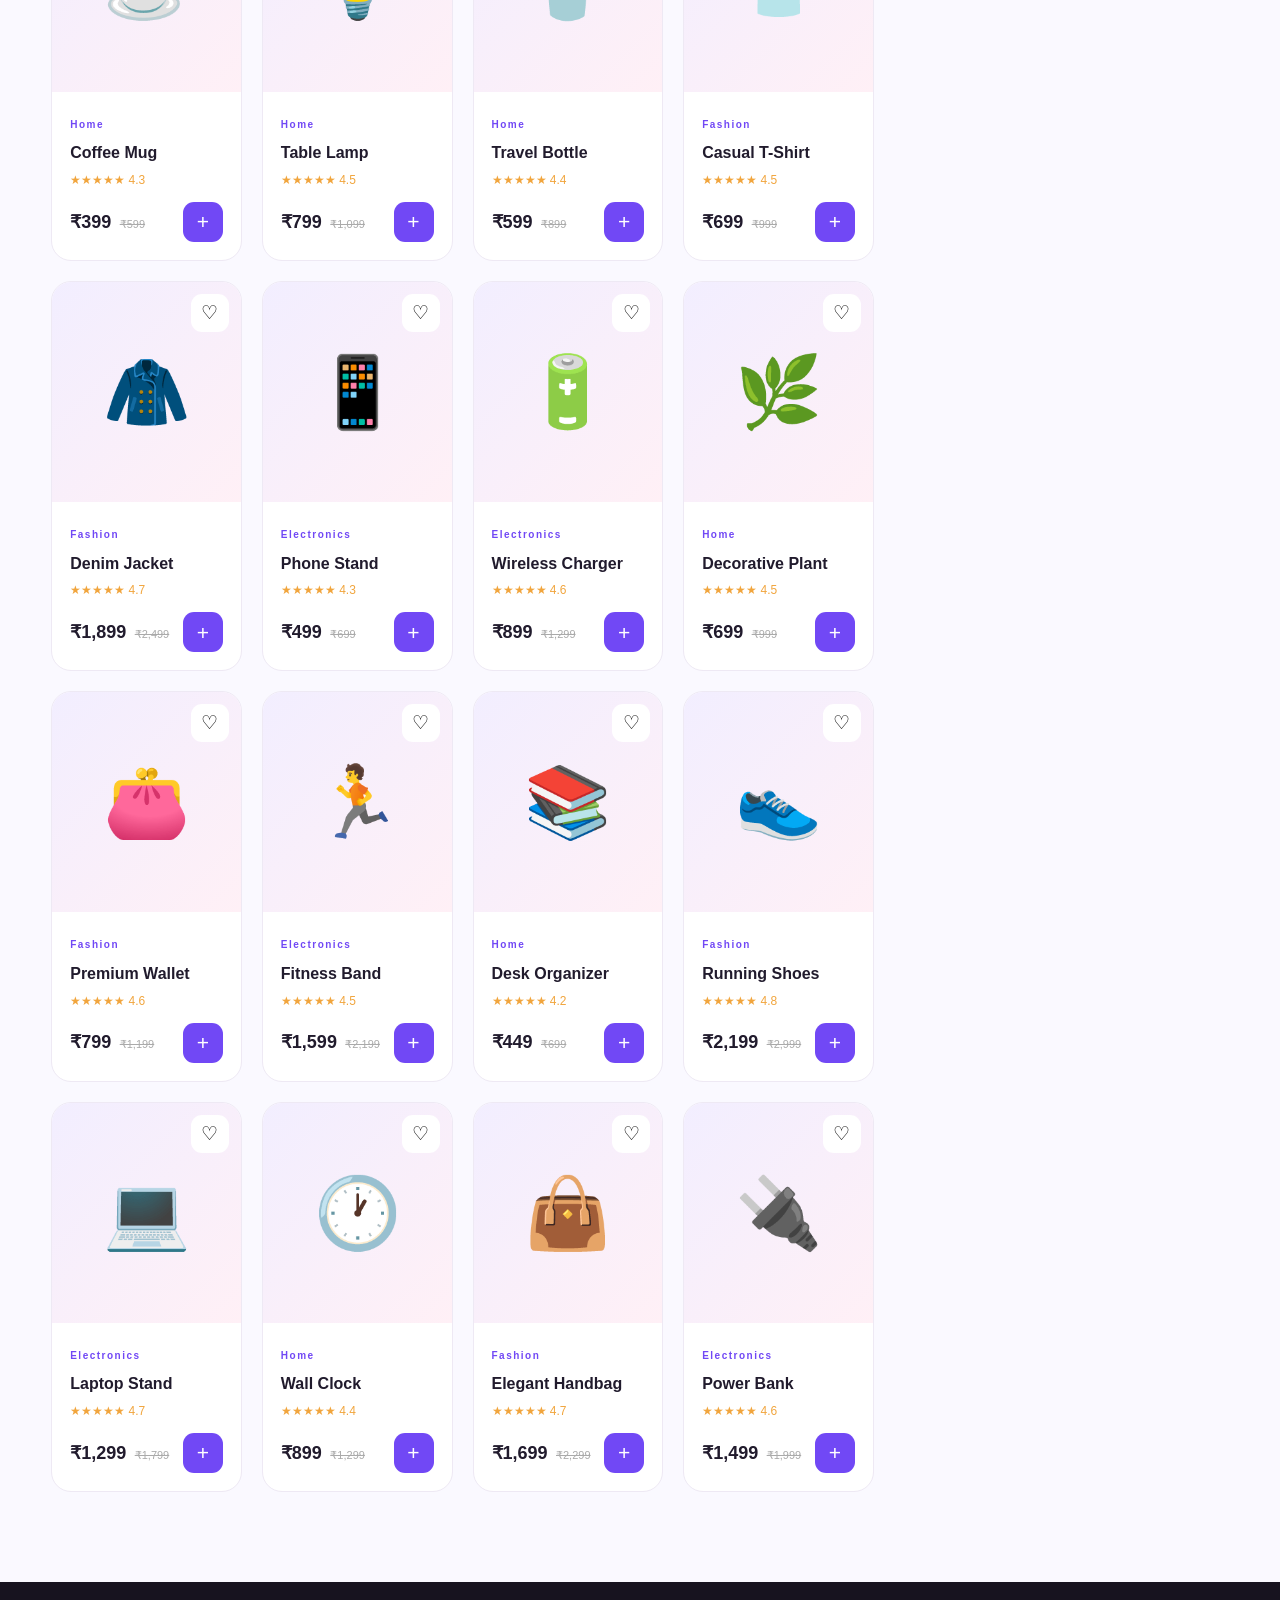
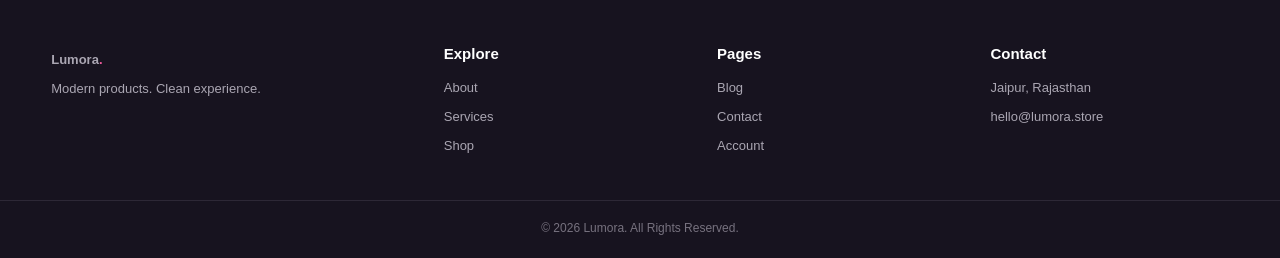
<file: interview project/shop.html>
<!DOCTYPE html>
<html lang="en">
<head>
<meta charset="UTF-8">
<meta name="viewport" content="width=device-width, initial-scale=1.0">
<title>Lumora | Shop</title>
<link rel="stylesheet" href="style.css">
</head>
<body>

<header class="navbar">
<div class="container nav-container">

<a href="index.html" class="logo">Lumora<span>.</span></a>

<button class="menu-btn" id="menuBtn">☰</button>

<nav id="navMenu">
<a href="index.html">Home</a>
<a href="about.html">About</a>
<a href="services.html">Services</a>
<a href="shop.html" class="active">Shop</a>
<a href="blog.html">Blog</a>
<a href="contact.html">Contact</a>
</nav>

<div class="nav-actions">
<button class="icon-btn" id="themeBtn">☾</button>
<a href="shop.html" class="cart-btn">🛒<span id="cartCount">0</span></a>
<a href="auth.html" class="login-btn" id="loginBtn">Login</a>
<button class="logout-btn hidden" id="logoutBtn">Logout</button>
</div>

</div>
</header>

<section class="page-hero">
<div class="container">
<span class="eyebrow">LUMORA SHOP</span>
<h1>Find something you love.</h1>
<p>Explore our complete collection.</p>
</div>
</section>

<section class="section">
<div class="container">

<div class="shop-tools">

<input
type="text"
id="searchInput"
placeholder="Search products..."
>

<select id="categoryFilter">
<option value="all">All Categories</option>
<option value="Fashion">Fashion</option>
<option value="Electronics">Electronics</option>
<option value="Home">Home</option>
</select>

<select id="sortProducts">
<option value="default">Sort By</option>
<option value="low">Price: Low to High</option>
<option value="high">Price: High to Low</option>
<option value="name">Name A-Z</option>
</select>

</div>

<div class="shop-layout">

<div>
<div class="products-grid" id="shopProducts"></div>
</div>

<aside class="cart-panel">

<div class="cart-header">
<h2>Your Cart</h2>
<span id="cartItemsCount">0 Items</span>
</div>

<div id="cartItems"></div>

<div class="cart-summary">
<div><span>Subtotal</span><strong id="subtotal">₹0</strong></div>
<div><span>Discount</span><strong id="discount">₹0</strong></div>
<div><span>Delivery</span><strong id="delivery">₹0</strong></div>
<hr>
<div class="final-total"><span>Total</span><strong id="total">₹0</strong></div>
<button class="checkout-btn" id="checkoutBtn">Checkout</button>
</div>

</aside>

</div>

</div>
</section>

<div id="toast" class="toast"></div>

<footer>
<div class="container footer-grid">
<div>
<a href="index.html" class="logo">Lumora<span>.</span></a>
<p>Modern products. Clean experience.</p>
</div>
<div>
<h3>Explore</h3>
<a href="about.html">About</a>
<a href="services.html">Services</a>
<a href="shop.html">Shop</a>
</div>
<div>
<h3>Pages</h3>
<a href="blog.html">Blog</a>
<a href="contact.html">Contact</a>
<a href="auth.html">Account</a>
</div>
<div>
<h3>Contact</h3>
<p>Jaipur, Rajasthan</p>
<p>hello@lumora.store</p>
</div>
</div>
<div class="copyright">© 2026 Lumora. All Rights Reserved.</div>
</footer>

<script src="script.js"></script>
</body>
</html>
</file>
<file: interview project/style.css>
*{
margin:0;
padding:0;
box-sizing:border-box;
}

html{
scroll-behavior:smooth;
}

body{
font-family:Arial,Helvetica,sans-serif;
background:#faf9ff;
color:#211b2d;
line-height:1.6;
}

body.dark{
background:#100d15;
color:#f8f5ff;
}

a{
text-decoration:none;
color:inherit;
}

button,input,textarea,select{
font:inherit;
}

button{
cursor:pointer;
}

.container{
width:92%;
max-width:1180px;
margin:auto;
}

.navbar{
position:sticky;
top:0;
z-index:1000;
background:rgba(255,255,255,.94);
backdrop-filter:blur(15px);
border-bottom:1px solid #eee9f5;
}

.dark .navbar{
background:rgba(22,18,29,.95);
border-color:#302839;
}

.nav-container{
height:76px;
display:flex;
align-items:center;
gap:28px;
}

.logo{
font-size:29px;
font-weight:900;
color:#7148f5;
}

.logo span{
color:#ed5a9b;
}

nav{
display:flex;
gap:25px;
margin-left:auto;
}

nav a{
font-size:14px;
font-weight:700;
color:#696273;
transition:.3s;
}

.dark nav a{
color:#bdb5c8;
}

nav a:hover,
nav a.active{
color:#7148f5;
}

.nav-actions{
display:flex;
align-items:center;
gap:9px;
}

.icon-btn,
.cart-btn{
width:40px;
height:40px;
border:0;
border-radius:11px;
background:#f2eff8;
display:grid;
place-items:center;
position:relative;
}

.dark .icon-btn,
.dark .cart-btn{
background:#292330;
color:white;
}

.cart-btn span{
position:absolute;
right:-5px;
top:-5px;
width:18px;
height:18px;
border-radius:50%;
background:#ed5a9b;
color:white;
font-size:10px;
display:grid;
place-items:center;
}

.login-btn,
.logout-btn{
border:0;
padding:10px 16px;
border-radius:10px;
background:#7148f5;
color:white;
font-size:13px;
font-weight:800;
}

.logout-btn{
background:#eee9fb;
color:#7148f5;
}

.hidden{
display:none!important;
}

.menu-btn{
display:none;
border:0;
background:#f1eef8;
border-radius:10px;
padding:8px 11px;
font-size:19px;
}

.hero{
min-height:650px;
display:flex;
align-items:center;
background:
radial-gradient(circle at 80% 30%,#f4cde5,#eee7ff 25%,transparent 48%),
linear-gradient(135deg,#f8f5ff,#fff7fb);
}

.dark .hero{
background:
radial-gradient(circle at 80% 30%,#38263d,#21162c 30%,transparent 55%),
#100d15;
}

.hero-grid{
display:grid;
grid-template-columns:1fr .9fr;
align-items:center;
gap:50px;
}

.eyebrow{
color:#7148f5;
font-size:11px;
font-weight:900;
letter-spacing:2px;
}

.hero h1{
font-size:clamp(48px,6vw,76px);
line-height:1;
letter-spacing:-4px;
margin:18px 0;
}

.hero h1 span{
display:block;
color:#7148f5;
}

.hero p{
color:#756e80;
font-size:17px;
max-width:600px;
margin-bottom:28px;
}

.dark .hero p{
color:#aaa2b2;
}

.hero-buttons{
display:flex;
gap:12px;
flex-wrap:wrap;
}

.btn{
display:inline-flex;
align-items:center;
justify-content:center;
padding:13px 21px;
border-radius:11px;
font-weight:800;
transition:.3s;
border:0;
}

.primary-btn{
background:#7148f5;
color:white;
box-shadow:0 12px 25px rgba(113,72,245,.2);
}

.primary-btn:hover{
transform:translateY(-3px);
}

.secondary-btn{
background:white;
border:1px solid #e6e0ee;
}

.dark .secondary-btn{
background:#211c29;
color:white;
border-color:#393143;
}

.hero-points{
display:flex;
gap:18px;
flex-wrap:wrap;
margin-top:25px;
font-size:13px;
color:#777080;
}

.hero-visual{
display:grid;
place-items:center;
min-height:470px;
}

.hero-card{
width:360px;
height:420px;
border-radius:38px;
transform:rotate(4deg);
background:linear-gradient(145deg,#7148f5,#eb559c);
box-shadow:0 30px 70px rgba(80,50,160,.25);
color:white;
display:flex;
flex-direction:column;
justify-content:center;
align-items:center;
}

.hero-bag{
font-size:95px;
margin-bottom:15px;
}

.hero-card span{
font-size:11px;
letter-spacing:3px;
}

.hero-card h3{
font-size:30px;
margin:5px;
}

.stats{
background:white;
border-bottom:1px solid #eee9f4;
}

.dark .stats{
background:#19151f;
border-color:#302839;
}

.stats-grid{
display:grid;
grid-template-columns:repeat(4,1fr);
padding:30px 0;
}

.stats-grid div{
text-align:center;
border-right:1px solid #eee9f4;
}

.dark .stats-grid div{
border-color:#302839;
}

.stats-grid div:last-child{
border:0;
}

.stats h2{
font-size:30px;
color:#7148f5;
}

.stats p{
font-size:13px;
color:#81798b;
}

.section{
padding:90px 0;
}

.soft-bg{
background:#f5f1fb;
}

.dark .soft-bg{
background:#17131f;
}

.section-heading{
text-align:center;
max-width:680px;
margin:0 auto 45px;
}

.section-heading span{
color:#7148f5;
font-size:11px;
font-weight:900;
letter-spacing:2px;
}

.section-heading h2{
font-size:42px;
margin:8px 0;
letter-spacing:-1px;
}

.section-heading p{
color:#7b7384;
}

.feature-grid{
display:grid;
grid-template-columns:repeat(3,1fr);
gap:22px;
}

.feature-card,
.service-card,
.blog-card{
background:white;
border:1px solid #eee9f4;
border-radius:21px;
padding:28px;
transition:.3s;
}

.dark .feature-card,
.dark .service-card,
.dark .blog-card,
.dark .contact-form,
.dark .cart-panel{
background:#1a1621;
border-color:#302839;
}

.feature-card:hover,
.service-card:hover,
.blog-card:hover{
transform:translateY(-6px);
box-shadow:0 20px 45px rgba(40,25,70,.1);
}

.feature-icon{
width:54px;
height:54px;
display:grid;
place-items:center;
border-radius:15px;
background:#eee9ff;
color:#7148f5;
font-size:23px;
margin-bottom:17px;
}

.feature-card p,
.service-card p,
.blog-card p{
color:#797182;
}

.dark .feature-card p,
.dark .service-card p,
.dark .blog-card p{
color:#aaa1b2;
}

.two-column{
display:grid;
grid-template-columns:1fr 1fr;
gap:70px;
align-items:center;
}

.about-preview{
padding:90px 0;
background:#f5f1fb;
}

.dark .about-preview{
background:#17131f;
}

.about-art{
height:400px;
border-radius:32px;
background:linear-gradient(145deg,#7148f5,#ed5a9b);
display:grid;
place-items:center;
position:relative;
color:white;
box-shadow:0 25px 55px rgba(113,72,245,.2);
}

.about-art.large{
height:460px;
}

.about-art div{
font-size:110px;
}

.about-art span{
position:absolute;
bottom:25px;
font-size:11px;
letter-spacing:4px;
}

.about-text h2{
font-size:45px;
line-height:1.1;
margin:10px 0 18px;
}

.about-text h2 span{
color:#7148f5;
}

.about-text p{
color:#756e80;
margin-bottom:15px;
}

.dark .about-text p{
color:#aaa2b2;
}

.products-grid{
display:grid;
grid-template-columns:repeat(4,1fr);
gap:20px;
}

.product-card{
background:white;
border:1px solid #eee9f4;
border-radius:20px;
overflow:hidden;
transition:.3s;
}

.dark .product-card{
background:#1a1621;
border-color:#302839;
}

.product-card:hover{
transform:translateY(-5px);
box-shadow:0 18px 45px rgba(40,25,70,.1);
}

.product-image{
height:220px;
background:linear-gradient(135deg,#f2eeff,#fff0f6);
display:grid;
place-items:center;
font-size:70px;
position:relative;
}

.product-heart{
position:absolute;
right:12px;
top:12px;
width:38px;
height:38px;
border:0;
border-radius:11px;
background:white;
font-size:19px;
}

.product-heart.active{
color:#ed5a9b;
}

.product-info{
padding:18px;
}

.category{
font-size:10px;
font-weight:900;
letter-spacing:1.5px;
color:#7148f5;
}

.product-info h3{
font-size:16px;
margin:5px 0;
}

.rating{
font-size:12px;
color:#f1a53d;
}

.price-row{
display:flex;
align-items:center;
justify-content:space-between;
margin-top:12px;
}

.price{
font-weight:900;
font-size:18px;
}

.old-price{
font-size:11px;
color:#aaa;
text-decoration:line-through;
margin-left:4px;
}

.add-cart{
width:40px;
height:40px;
border:0;
border-radius:11px;
background:#7148f5;
color:white;
font-size:21px;
}

.center{
text-align:center;
margin-top:35px;
}

.newsletter{
padding:35px 0;
background:linear-gradient(135deg,#7148f5,#e9549c);
color:white;
}

.newsletter-inner{
display:flex;
justify-content:space-between;
align-items:center;
gap:30px;
}

.newsletter span{
font-size:11px;
font-weight:900;
letter-spacing:2px;
}

.newsletter h2{
font-size:30px;
}

.newsletter p{
opacity:.85;
}

.newsletter form{
display:flex;
background:white;
padding:5px;
border-radius:12px;
min-width:420px;
}

.newsletter input{
border:0;
outline:0;
padding:11px;
flex:1;
}

.newsletter button{
border:0;
background:#7148f5;
color:white;
padding:11px 18px;
border-radius:8px;
font-weight:800;
}

.white-btn{
background:white;
color:#7148f5;
}

footer{
background:#17131f;
color:white;
padding:60px 0 20px;
}

.footer-grid{
display:grid;
grid-template-columns:1.5fr 1fr 1fr 1fr;
gap:35px;
}

.footer-grid p,
.footer-grid a{
color:#aaa6b2;
font-size:13px;
display:block;
margin:8px 0;
}

.footer-grid h3{
font-size:15px;
margin-bottom:12px;
}

.copyright{
border-top:1px solid #2d2836;
margin-top:35px;
padding-top:18px;
text-align:center;
font-size:12px;
color:#77727f;
}

.page-hero{
padding:100px 0;
background:
radial-gradient(circle at 80% 30%,#f3cde5,#eee7ff 30%,transparent 55%),
#f8f5ff;
}

.dark .page-hero{
background:#17131f;
}

.page-hero h1{
font-size:clamp(42px,6vw,68px);
line-height:1.05;
max-width:800px;
margin:12px 0;
letter-spacing:-2px;
}

.page-hero p{
color:#777080;
font-size:17px;
}

.services-grid{
display:grid;
grid-template-columns:repeat(3,1fr);
gap:22px;
}

.service-card{
position:relative;
}

.service-number{
position:absolute;
right:20px;
top:18px;
font-size:35px;
font-weight:900;
color:#eee9ff;
}

.service-card h2{
margin-bottom:8px;
}

.service-card a,
.blog-card a{
display:inline-block;
margin-top:17px;
color:#7148f5;
font-weight:800;
font-size:13px;
}

.blog-grid{
display:grid;
grid-template-columns:repeat(3,1fr);
gap:22px;
}

.blog-card{
padding:0;
overflow:hidden;
}

.blog-image{
height:190px;
display:grid;
place-items:center;
font-size:80px;
background:linear-gradient(135deg,#eee9ff,#fff0f6);
}

.blog-content{
padding:25px;
}

.blog-content span{
font-size:10px;
font-weight:900;
letter-spacing:2px;
color:#7148f5;
}

.blog-content h2{
font-size:20px;
line-height:1.3;
margin:7px 0;
}

.contact-grid{
display:grid;
grid-template-columns:1fr 1fr;
gap:60px;
}

.contact-info h2{
font-size:45px;
margin:8px 0;
}

.contact-info>p{
color:#777080;
margin-bottom:30px;
}

.contact-item{
display:flex;
gap:15px;
margin:22px 0;
}

.contact-item>div:first-child{
width:45px;
height:45px;
border-radius:12px;
background:#eee9ff;
display:grid;
place-items:center;
}

.contact-item h3{
font-size:15px;
}

.contact-item p{
color:#777080;
font-size:13px;
}

.contact-form{
background:white;
border:1px solid #eee9f4;
padding:30px;
border-radius:22px;
display:flex;
flex-direction:column;
gap:15px;
}

.contact-form h2{
margin-bottom:5px;
}

.contact-form input,
.contact-form textarea,
.shop-tools input,
.shop-tools select,
.auth-card input{
width:100%;
padding:13px 14px;
border:1px solid #e4deeb;
border-radius:10px;
outline:none;
background:white;
color:#211b2d;
}

.dark .contact-form input,
.dark .contact-form textarea,
.dark .shop-tools input,
.dark .shop-tools select,
.dark .auth-card input{
background:#211c29;
border-color:#3a3244;
color:white;
}

.contact-form textarea{
resize:vertical;
}

.shop-tools{
display:grid;
grid-template-columns:2fr 1fr 1fr;
gap:12px;
margin-bottom:30px;
}

.shop-layout{
display:grid;
grid-template-columns:1fr 330px;
gap:25px;
align-items:start;
}

.cart-panel{
background:white;
border:1px solid #eee9f4;
border-radius:20px;
padding:20px;
position:sticky;
top:95px;
}

.cart-header{
display:flex;
justify-content:space-between;
align-items:center;
padding-bottom:15px;
border-bottom:1px solid #eee9f4;
}

.cart-header span{
font-size:12px;
color:#888;
}

.cart-item{
display:grid;
grid-template-columns:50px 1fr auto;
gap:10px;
align-items:center;
padding:15px 0;
border-bottom:1px solid #eee9f4;
}

.cart-item-icon{
width:50px;
height:50px;
border-radius:10px;
background:#f3efff;
display:grid;
place-items:center;
font-size:25px;
}

.cart-item h4{
font-size:13px;
}

.cart-item p{
font-size:12px;
color:#777080;
}

.qty{
display:flex;
align-items:center;
gap:7px;
margin-top:5px;
}

.qty button{
width:23px;
height:23px;
border:0;
border-radius:6px;
background:#eee9ff;
}

.remove-item{
border:0;
background:transparent;
color:#ed5a9b;
font-size:12px;
}

.cart-summary{
padding-top:18px;
}

.cart-summary>div{
display:flex;
justify-content:space-between;
margin:9px 0;
font-size:13px;
}

.cart-summary hr{
border:0;
border-top:1px solid #eee9f4;
margin:15px 0;
}

.final-total{
font-size:18px!important;
}

.checkout-btn{
width:100%;
border:0;
background:#7148f5;
color:white;
padding:13px;
border-radius:10px;
font-weight:800;
margin-top:12px;
}

.auth-page{
min-height:100vh;
background:
radial-gradient(circle at 20% 20%,#eee6ff,transparent 30%),
radial-gradient(circle at 80% 80%,#ffdcec,transparent 30%),
#faf9ff;
}

.auth-container{
min-height:calc(100vh - 76px);
display:grid;
place-items:center;
padding:50px 20px;
}

.auth-card{
width:100%;
max-width:430px;
background:white;
padding:38px;
border-radius:25px;
border:1px solid #eee9f4;
box-shadow:0 25px 70px rgba(50,30,90,.1);
}

.dark .auth-card{
background:#1a1621;
border-color:#302839;
}

.auth-logo{
text-align:center;
font-size:32px;
font-weight:900;
color:#7148f5;
}

.auth-logo span{
color:#ed5a9b;
}

.auth-card h1{
text-align:center;
font-size:30px;
margin-top:15px;
}

.auth-card>p{
text-align:center;
color:#81798a;
font-size:13px;
}

#loginForm,
#registerForm{
display:flex;
flex-direction:column;
gap:13px;
margin-top:25px;
}

.auth-btn{
border:0;
padding:13px;
border-radius:10px;
background:#7148f5;
color:white;
font-weight:800;
}

.auth-switch{
margin-top:20px;
}

.auth-switch button{
border:0;
background:transparent;
color:#7148f5;
font-weight:800;
}

.back-home{
font-size:13px;
font-weight:700;
color:#7148f5;
}

.toast{
position:fixed;
right:20px;
bottom:20px;
z-index:5000;
background:#211b2d;
color:white;
padding:13px 18px;
border-radius:11px;
opacity:0;
transform:translateY(20px);
pointer-events:none;
transition:.3s;
}

.toast.show{
opacity:1;
transform:translateY(0);
}

@media(max-width:1000px){

.products-grid{
grid-template-columns:repeat(3,1fr);
}

.blog-grid,
.services-grid{
grid-template-columns:repeat(2,1fr);
}

}

@media(max-width:800px){

nav{
display:none;
position:absolute;
top:76px;
left:0;
right:0;
background:white;
padding:20px;
flex-direction:column;
margin:0;
border-bottom:1px solid #eee;
}

.dark nav{
background:#18141f;
}

nav.show{
display:flex;
}

.menu-btn{
display:block;
}

.hero-grid,
.two-column,
.contact-grid{
grid-template-columns:1fr;
}

.hero-visual{
display:none;
}

.feature-grid{
grid-template-columns:1fr;
}

.shop-layout{
grid-template-columns:1fr;
}

.cart-panel{
position:static;
}

.newsletter-inner{
flex-direction:column;
align-items:flex-start;
}

.newsletter form{
width:100%;
min-width:0;
}

.footer-grid{
grid-template-columns:repeat(2,1fr);
}

}

@media(max-width:600px){

.nav-container{
height:68px;
}

.nav-actions{
margin-left:auto;
}

.login-btn{
display:none;
}

.products-grid,
.blog-grid,
.services-grid{
grid-template-columns:1fr;
}

.stats-grid{
grid-template-columns:repeat(2,1fr);
gap:20px;
}

.stats-grid div{
border:0;
}

.shop-tools{
grid-template-columns:1fr;
}

.footer-grid{
grid-template-columns:1fr;
}

.hero h1{
font-size:48px;
}

.section-heading h2{
font-size:34px;
}

.about-text h2,
.contact-info h2{
font-size:36px;
}

.auth-card{
padding:25px;
}

}
</file>
